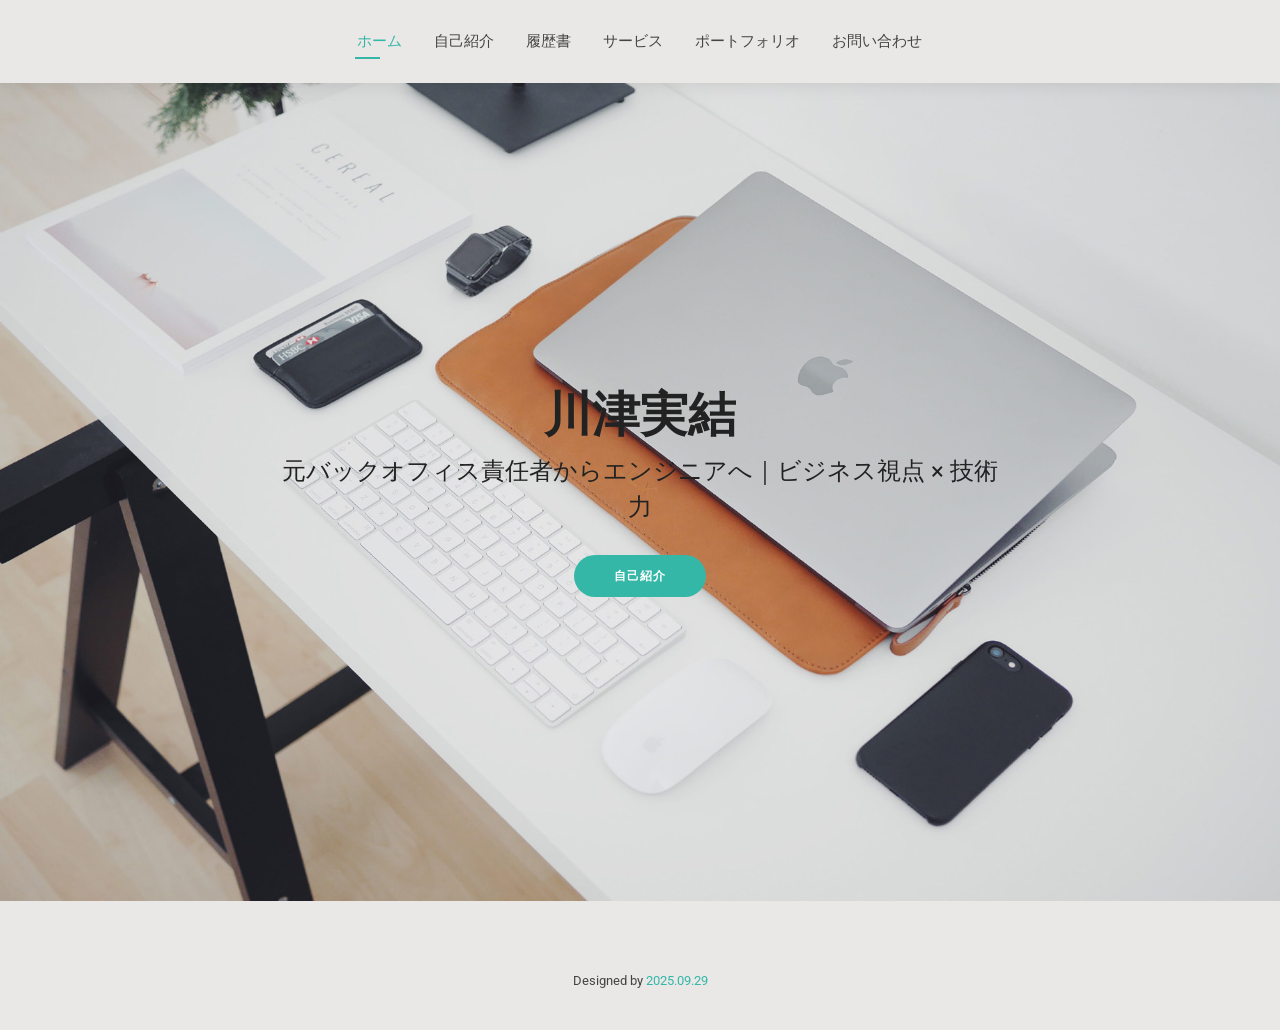
<file: index.html>
<!DOCTYPE html>
<html lang="en">

<head>
  <meta charset="utf-8">
  <meta content="width=device-width, initial-scale=1.0" name="viewport">
  <title>MK-IT</title>
  <meta name="description" content="">
  <meta name="keywords" content="">

  <!-- Favicons -->
  <link href="assets/img/favicon.ico" rel="icon" sizes="any">
  <link href="assets/img/favicon-16x16.png" rel="icon" type="image/png" sizes="16x16">
  <link href="assets/img/favicon-32x32.png" rel="icon" type="image/png" sizes="32x32">
  <link href="assets/img/apple-touch-icon.png" rel="apple-touch-icon">
  <link href="assets/img/site.webmanifest" rel="manifest">

  <!-- Fonts -->
  <link href="https://fonts.googleapis.com" rel="preconnect">
  <link href="https://fonts.gstatic.com" rel="preconnect" crossorigin>
  <link href="https://fonts.googleapis.com/css2?family=Roboto:ital,wght@0,100;0,300;0,400;0,500;0,700;0,900;1,100;1,300;1,400;1,500;1,700;1,900&family=Poppins:ital,wght@0,100;0,200;0,300;0,400;0,500;0,600;0,700;0,800;0,900;1,100;1,200;1,300;1,400;1,500;1,600;1,700;1,800;1,900&family=Raleway:ital,wght@0,100;0,200;0,300;0,400;0,500;0,600;0,700;0,800;0,900;1,100;1,200;1,300;1,400;1,500;1,600;1,700;1,800;1,900&display=swap" rel="stylesheet">

  <!-- Vendor CSS Files -->
  <link href="assets/vendor/bootstrap/css/bootstrap.min.css" rel="stylesheet">
  <link href="assets/vendor/bootstrap-icons/bootstrap-icons.css" rel="stylesheet">
  <link href="assets/vendor/aos/aos.css" rel="stylesheet">
  <link href="assets/vendor/swiper/swiper-bundle.min.css" rel="stylesheet">
  <link href="assets/vendor/glightbox/css/glightbox.min.css" rel="stylesheet">

  <!-- Main CSS File -->
  <link href="assets/css/main.css" rel="stylesheet">

  <!-- =======================================================
  * Template Name: Kelly
  * Template URL: https://bootstrapmade.com/kelly-free-bootstrap-cv-resume-html-template/
  * Updated: Aug 07 2024 with Bootstrap v5.3.3
  * Author: BootstrapMade.com
  * License: https://bootstrapmade.com/license/
  ======================================================== -->
</head>

<body class="index-page">

  <header id="header" class="header d-flex align-items-center light-background sticky-top">
    <div class="container-fluid position-relative d-flex align-items-center justify-content-between">

      <a href="index.html" class="logo d-flex align-items-center me-auto me-xl-0">
        <!-- Uncomment the line below if you also wish to use an image logo -->
        <!-- <img src="assets/img/logo.png" alt=""> -->
        <!-- <h1 class="sitename">川津実結</h1> -->
      </a>

      <nav id="navmenu" class="navmenu">
        <ul>
          <li><a href="index.html" class="active">ホーム</a></li>
          <li><a href="about.html">自己紹介</a></li>
          <li><a href="resume.html">履歴書</a></li>
          <li><a href="services.html">サービス</a></li>
          <li><a href="portfolio.html">ポートフォリオ</a></li>
          <li><a href="contact.html">お問い合わせ</a></li>
        </ul>
        <i class="mobile-nav-toggle d-xl-none bi bi-list"></i>
      </nav>

      <div class="header-social-links">
        <!-- <a href="#" class="twitter"><i class="bi bi-twitter-x"></i></a>
        <a href="#" class="facebook"><i class="bi bi-facebook"></i></a>
        <a href="#" class="instagram"><i class="bi bi-instagram"></i></a>
        <a href="#" class="linkedin"><i class="bi bi-linkedin"></i></a> -->
      </div>
    </div>
  </header>

  <main class="main">

    <!-- Hero Section -->
    <section id="hero" class="hero section">

      <img src="assets/img/hero-bg.jpg" alt="" data-aos="fade-in">

      <div class="container text-center" data-aos="zoom-out" data-aos-delay="100">
        <div class="row justify-content-center">
          <div class="col-lg-8">
            <h2>川津実結</h2>
            <p>元バックオフィス責任者からエンジニアへ｜ビジネス視点 × 技術力</p>
            <a href="about.html" class="btn-get-started">自己紹介</a>
          </div>
        </div>
      </div>

    </section><!-- /Hero Section -->

  </main>

  <footer id="footer" class="footer light-background">

    <div class="container">
      <!-- <div class="copyright text-center ">
        <p>© <span>Copyright</span> <strong class="px-1 sitename">Kelly</strong> <span>All Rights Reserved<br></span></p>
      </div> -->
      <div class="social-links d-flex justify-content-center">
        <!-- <a href=""><i class="bi bi-twitter-x"></i></a>
        <a href=""><i class="bi bi-facebook"></i></a>
        <a href=""><i class="bi bi-instagram"></i></a>
        <a href=""><i class="bi bi-linkedin"></i></a> -->
      </div>
      <div class="credits">
        <!-- All the links in the footer should remain intact. -->
        <!-- You can delete the links only if you've purchased the pro version. -->
        <!-- Licensing information: https://bootstrapmade.com/license/ -->
        <!-- Purchase the pro version with working PHP/AJAX contact form: [buy-url] -->
        Designed by <a href="https://bootstrapmade.com/">2025.09.29</a>
      </div>
    </div>

  </footer>

  <!-- Scroll Top -->
  <a href="#" id="scroll-top" class="scroll-top d-flex align-items-center justify-content-center"><i class="bi bi-arrow-up-short"></i></a>

  <!-- Preloader -->
  <div id="preloader"></div>

  <!-- Vendor JS Files -->
  <script src="assets/vendor/bootstrap/js/bootstrap.bundle.min.js"></script>
  <script src="assets/vendor/php-email-form/validate.js"></script>
  <script src="assets/vendor/aos/aos.js"></script>
  <script src="assets/vendor/waypoints/noframework.waypoints.js"></script>
  <script src="assets/vendor/purecounter/purecounter_vanilla.js"></script>
  <script src="assets/vendor/swiper/swiper-bundle.min.js"></script>
  <script src="assets/vendor/glightbox/js/glightbox.min.js"></script>
  <script src="assets/vendor/imagesloaded/imagesloaded.pkgd.min.js"></script>
  <script src="assets/vendor/isotope-layout/isotope.pkgd.min.js"></script>

  <!-- Main JS File -->
  <script src="assets/js/main.js"></script>

</body>

</html>
</file>
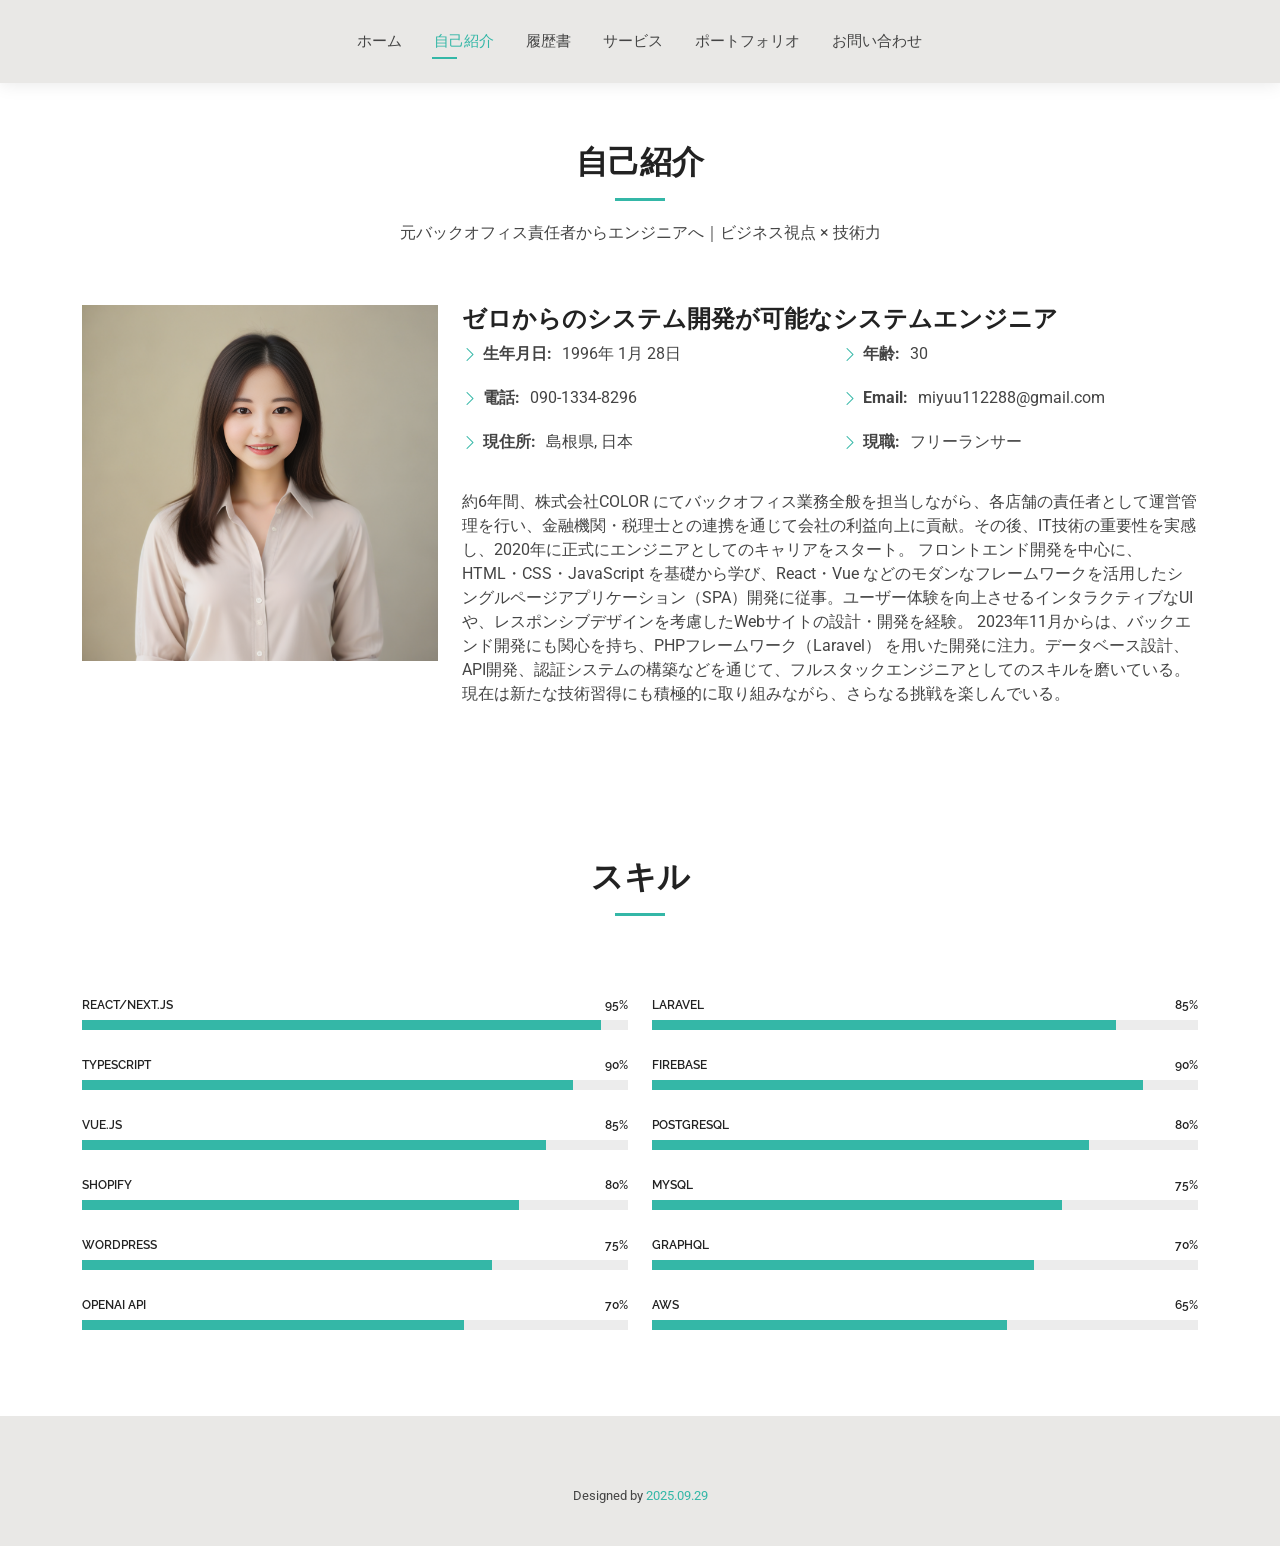
<file: about.html>
<!DOCTYPE html>
<html lang="en">

<head>
  <meta charset="utf-8">
  <meta content="width=device-width, initial-scale=1.0" name="viewport">
  <title>MK-IT</title>
  <meta name="description" content="">
  <meta name="keywords" content="">

  <!-- Favicons -->
  <link href="assets/img/favicon.ico" rel="icon" sizes="any">
  <link href="assets/img/favicon-16x16.png" rel="icon" type="image/png" sizes="16x16">
  <link href="assets/img/favicon-32x32.png" rel="icon" type="image/png" sizes="32x32">
  <link href="assets/img/apple-touch-icon.png" rel="apple-touch-icon">
  <link href="assets/img/site.webmanifest" rel="manifest">

  <!-- Fonts -->
  <link href="https://fonts.googleapis.com" rel="preconnect">
  <link href="https://fonts.gstatic.com" rel="preconnect" crossorigin>
  <link href="https://fonts.googleapis.com/css2?family=Roboto:ital,wght@0,100;0,300;0,400;0,500;0,700;0,900;1,100;1,300;1,400;1,500;1,700;1,900&family=Poppins:ital,wght@0,100;0,200;0,300;0,400;0,500;0,600;0,700;0,800;0,900;1,100;1,200;1,300;1,400;1,500;1,600;1,700;1,800;1,900&family=Raleway:ital,wght@0,100;0,200;0,300;0,400;0,500;0,600;0,700;0,800;0,900;1,100;1,200;1,300;1,400;1,500;1,600;1,700;1,800;1,900&display=swap" rel="stylesheet">

  <!-- Vendor CSS Files -->
  <link href="assets/vendor/bootstrap/css/bootstrap.min.css" rel="stylesheet">
  <link href="assets/vendor/bootstrap-icons/bootstrap-icons.css" rel="stylesheet">
  <link href="assets/vendor/aos/aos.css" rel="stylesheet">
  <link href="assets/vendor/swiper/swiper-bundle.min.css" rel="stylesheet">
  <link href="assets/vendor/glightbox/css/glightbox.min.css" rel="stylesheet">

  <!-- Main CSS File -->
  <link href="assets/css/main.css" rel="stylesheet">

  <!-- =======================================================
  * Template Name: Kelly
  * Template URL: https://bootstrapmade.com/kelly-free-bootstrap-cv-resume-html-template/
  * Updated: Aug 07 2024 with Bootstrap v5.3.3
  * Author: BootstrapMade.com
  * License: https://bootstrapmade.com/license/
  ======================================================== -->
</head>

<body class="about-page">

  <header id="header" class="header d-flex align-items-center light-background sticky-top">
    <div class="container-fluid position-relative d-flex align-items-center justify-content-between">

      <a href="index.html" class="logo d-flex align-items-center me-auto me-xl-0">
        <!-- Uncomment the line below if you also wish to use an image logo -->
        <!-- <img src="assets/img/logo.png" alt=""> -->
        <!-- <h1 class="sitename">Kelly</h1> -->
      </a>

      <nav id="navmenu" class="navmenu">
        <ul>
          <li><a href="index.html">ホーム</a></li>
          <li><a href="about.html" class="active">自己紹介</a></li>
          <li><a href="resume.html">履歴書</a></li>
          <li><a href="services.html">サービス</a></li>
          <li><a href="portfolio.html">ポートフォリオ</a></li>
          <li><a href="contact.html">お問い合わせ</a></li>
        </ul>
        <i class="mobile-nav-toggle d-xl-none bi bi-list"></i>
      </nav>

      <div class="header-social-links">
        <!-- <a href="#" class="twitter"><i class="bi bi-twitter-x"></i></a>
        <a href="#" class="facebook"><i class="bi bi-facebook"></i></a>
        <a href="#" class="instagram"><i class="bi bi-instagram"></i></a>
        <a href="#" class="linkedin"><i class="bi bi-linkedin"></i></a> -->
      </div>

    </div>
  </header>

  <main class="main">

    <!-- About Section -->
    <section id="about" class="about section">

      <!-- Section Title -->
      <div class="container section-title" data-aos="fade-up">
        <h2>自己紹介</h2>
        <p>元バックオフィス責任者からエンジニアへ｜ビジネス視点 × 技術力</p>
      </div><!-- End Section Title -->

      <div class="container" data-aos="fade-up" data-aos-delay="100">

        <div class="row gy-4 justify-content-center">
          <div class="col-lg-4">
            <img src="assets/img/profile-img.jpg" class="img-fluid" alt="">
          </div>
          <div class="col-lg-8 content">
            <h2>ゼロからのシステム開発が可能なシステムエンジニア</h2>
            <div class="row">
              <div class="col-lg-6">
                <ul>
                  <li><i class="bi bi-chevron-right"></i> <strong>生年月日:</strong> <span>1996年 1⽉ 28⽇</span></li>
                  <li><i class="bi bi-chevron-right"></i> <strong>電話:</strong> <span>090-1334-8296</span></li>
                  <li><i class="bi bi-chevron-right"></i> <strong>現住所:</strong> <span>島根県, 日本</span></li>
                </ul>
              </div>
              <div class="col-lg-6">
                <ul>
                  <li><i class="bi bi-chevron-right"></i> <strong>年齢:</strong> <span id="age" data-birth="1996-01-28"></span></li>
                  <li><i class="bi bi-chevron-right"></i> <strong>Email:</strong> <span>miyuu112288@gmail.com</span></li>
                  <li><i class="bi bi-chevron-right"></i> <strong>現職:</strong> <span>フリーランサー</span></li>
                </ul>
              </div>
            </div>
            <p class="py-3">
              約6年間、株式会社COLOR にてバックオフィス業務全般を担当しながら、各店舗の責任者として運営管理を行い、金融機関・税理士との連携を通じて会社の利益向上に貢献。その後、IT技術の重要性を実感し、2020年に正式にエンジニアとしてのキャリアをスタート。

              フロントエンド開発を中心に、HTML・CSS・JavaScript を基礎から学び、React・Vue などのモダンなフレームワークを活用したシングルページアプリケーション（SPA）開発に従事。ユーザー体験を向上させるインタラクティブなUI や、レスポンシブデザインを考慮したWebサイトの設計・開発を経験。

              2023年11月からは、バックエンド開発にも関心を持ち、PHPフレームワーク（Laravel） を用いた開発に注力。データベース設計、API開発、認証システムの構築などを通じて、フルスタックエンジニアとしてのスキルを磨いている。現在は新たな技術習得にも積極的に取り組みながら、さらなる挑戦を楽しんでいる。
            </p>
          </div>
        </div>

      </div>

    </section><!-- /About Section -->

    <!-- Skills Section -->
    <section id="skills" class="skills section">

      <!-- Section Title -->
      <div class="container section-title" data-aos="fade-up">
        <h2>スキル</h2>
      </div><!-- End Section Title -->

      <div class="container" data-aos="fade-up" data-aos-delay="100">

        <div class="row skills-content skills-animation">

          <div class="col-lg-6">

            <div class="progress">
              <span class="skill"><span>React/Next.js</span> <i class="val">95%</i></span>
              <div class="progress-bar-wrap">
                <div class="progress-bar" role="progressbar" aria-valuenow="95" aria-valuemin="0" aria-valuemax="100"></div>
              </div>
            </div><!-- End Skills Item -->

            <div class="progress">
              <span class="skill"><span>TypeScript</span> <i class="val">90%</i></span>
              <div class="progress-bar-wrap">
                <div class="progress-bar" role="progressbar" aria-valuenow="90" aria-valuemin="0" aria-valuemax="100"></div>
              </div>
            </div><!-- End Skills Item -->

            <div class="progress">
              <span class="skill"><span>Vue.js</span> <i class="val">85%</i></span>
              <div class="progress-bar-wrap">
                <div class="progress-bar" role="progressbar" aria-valuenow="85" aria-valuemin="0" aria-valuemax="100"></div>
              </div>
            </div><!-- End Skills Item -->

            <div class="progress">
              <span class="skill"><span>Shopify</span> <i class="val">80%</i></span>
              <div class="progress-bar-wrap">
                <div class="progress-bar" role="progressbar" aria-valuenow="80" aria-valuemin="0" aria-valuemax="100"></div>
              </div>
            </div><!-- End Skills Item -->

            <div class="progress">
              <span class="skill"><span>WordPress</span> <i class="val">75%</i></span>
              <div class="progress-bar-wrap">
                <div class="progress-bar" role="progressbar" aria-valuenow="75" aria-valuemin="0" aria-valuemax="100"></div>
              </div>
            </div><!-- End Skills Item -->

            <div class="progress">
              <span class="skill"><span>OpenAI API</span> <i class="val">70%</i></span>
              <div class="progress-bar-wrap">
                <div class="progress-bar" role="progressbar" aria-valuenow="70" aria-valuemin="0" aria-valuemax="100"></div>
              </div>
            </div><!-- End Skills Item -->

          </div>

          <div class="col-lg-6">

            <div class="progress">
              <span class="skill"><span>Laravel</span> <i class="val">85%</i></span>
              <div class="progress-bar-wrap">
                <div class="progress-bar" role="progressbar" aria-valuenow="85" aria-valuemin="0" aria-valuemax="100"></div>
              </div>
            </div><!-- End Skills Item -->

            <div class="progress">
              <span class="skill"><span>Firebase</span> <i class="val">90%</i></span>
              <div class="progress-bar-wrap">
                <div class="progress-bar" role="progressbar" aria-valuenow="90" aria-valuemin="0" aria-valuemax="100"></div>
              </div>
            </div><!-- End Skills Item -->

            <div class="progress">
              <span class="skill"><span>PostgreSQL</span> <i class="val">80%</i></span>
              <div class="progress-bar-wrap">
                <div class="progress-bar" role="progressbar" aria-valuenow="80" aria-valuemin="0" aria-valuemax="100"></div>
              </div>
            </div><!-- End Skills Item -->

            <div class="progress">
              <span class="skill"><span>MySQL</span> <i class="val">75%</i></span>
              <div class="progress-bar-wrap">
                <div class="progress-bar" role="progressbar" aria-valuenow="75" aria-valuemin="0" aria-valuemax="100"></div>
              </div>
            </div><!-- End Skills Item -->

            <div class="progress">
              <span class="skill"><span>GraphQL</span> <i class="val">70%</i></span>
              <div class="progress-bar-wrap">
                <div class="progress-bar" role="progressbar" aria-valuenow="70" aria-valuemin="0" aria-valuemax="100"></div>
              </div>
            </div><!-- End Skills Item -->

            <div class="progress">
              <span class="skill"><span>AWS</span> <i class="val">65%</i></span>
              <div class="progress-bar-wrap">
                <div class="progress-bar" role="progressbar" aria-valuenow="65" aria-valuemin="0" aria-valuemax="100"></div>
              </div>
            </div><!-- End Skills Item -->

          </div>

        </div>

      </div>

    </section><!-- /Skills Section -->
  </main>

  <footer id="footer" class="footer light-background">

    <div class="container">
      <!-- <div class="copyright text-center ">
        <p>© <span>Copyright</span> <strong class="px-1 sitename">Kelly</strong> <span>All Rights Reserved<br></span></p>
      </div> -->
      <div class="social-links d-flex justify-content-center">
        <!-- <a href=""><i class="bi bi-twitter-x"></i></a>
        <a href=""><i class="bi bi-facebook"></i></a>
        <a href=""><i class="bi bi-instagram"></i></a>
        <a href=""><i class="bi bi-linkedin"></i></a> -->
      </div>
      <div class="credits">
        <!-- All the links in the footer should remain intact. -->
        <!-- You can delete the links only if you've purchased the pro version. -->
        <!-- Licensing information: https://bootstrapmade.com/license/ -->
        <!-- Purchase the pro version with working PHP/AJAX contact form: [buy-url] -->
        Designed by <a href="https://bootstrapmade.com/">2025.09.29</a>
      </div>
    </div>

  </footer>

  <!-- Scroll Top -->
  <a href="#" id="scroll-top" class="scroll-top d-flex align-items-center justify-content-center"><i class="bi bi-arrow-up-short"></i></a>

  <!-- Preloader -->
  <div id="preloader"></div>

  <!-- Vendor JS Files -->
  <script src="assets/vendor/bootstrap/js/bootstrap.bundle.min.js"></script>
  <script src="assets/vendor/php-email-form/validate.js"></script>
  <script src="assets/vendor/aos/aos.js"></script>
  <script src="assets/vendor/waypoints/noframework.waypoints.js"></script>
  <script src="assets/vendor/purecounter/purecounter_vanilla.js"></script>
  <script src="assets/vendor/swiper/swiper-bundle.min.js"></script>
  <script src="assets/vendor/glightbox/js/glightbox.min.js"></script>
  <script src="assets/vendor/imagesloaded/imagesloaded.pkgd.min.js"></script>
  <script src="assets/vendor/isotope-layout/isotope.pkgd.min.js"></script>

  <!-- Main JS File -->
  <script src="assets/js/main.js"></script>

</body>

</html>
</file>
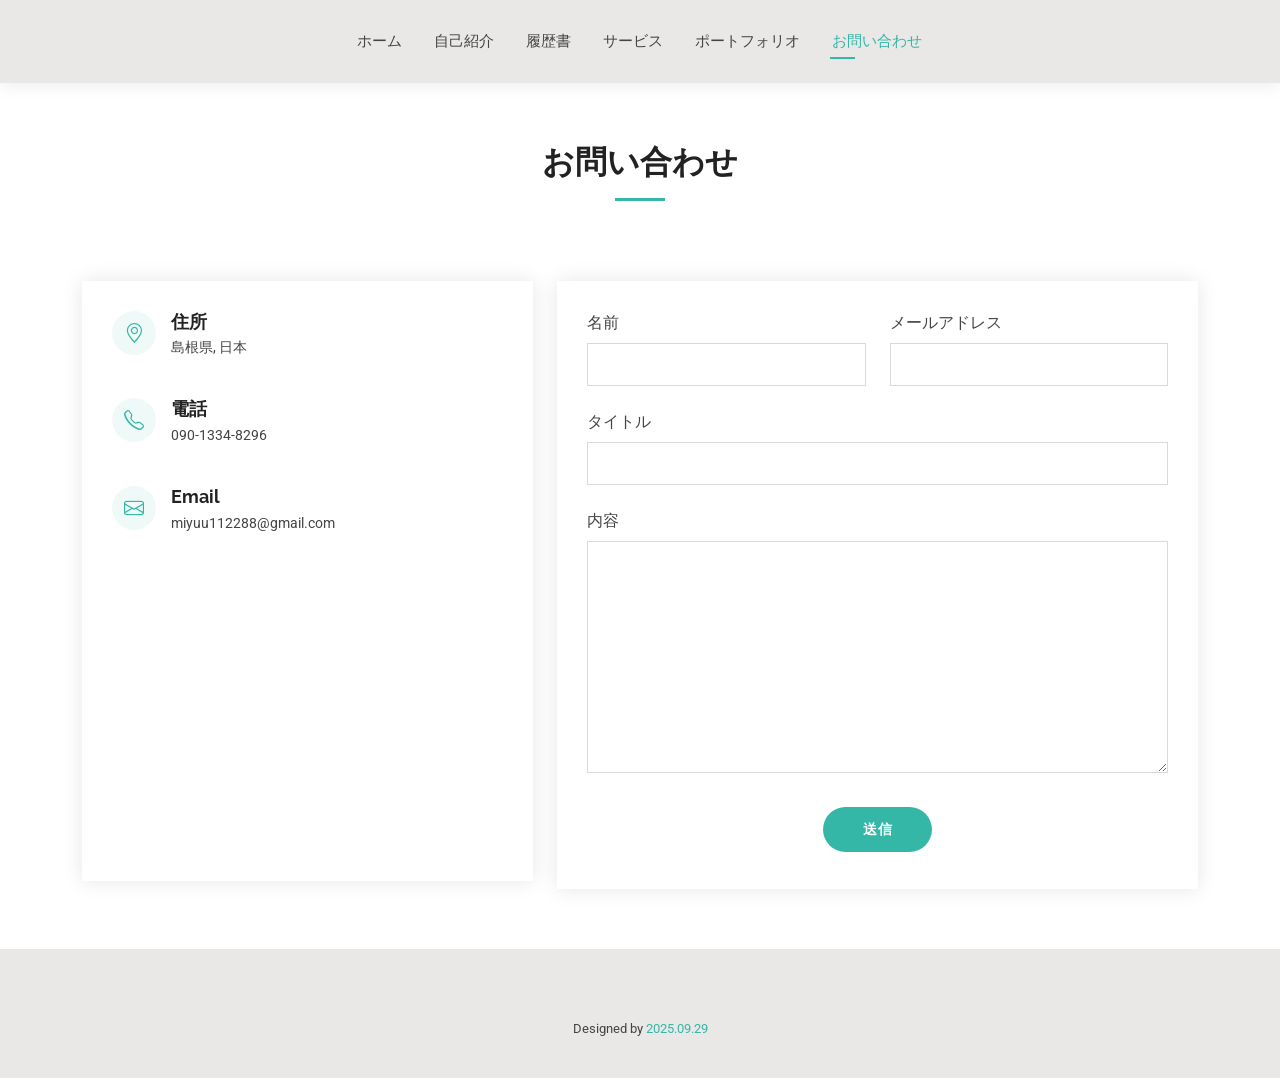
<file: contact.html>
<!DOCTYPE html>
<html lang="en">

<head>
  <meta charset="utf-8">
  <meta content="width=device-width, initial-scale=1.0" name="viewport">
  <title>MK-IT</title>
  <meta name="description" content="">
  <meta name="keywords" content="">

  <!-- Favicons -->
  <link href="assets/img/favicon.ico" rel="icon" sizes="any">
  <link href="assets/img/favicon-16x16.png" rel="icon" type="image/png" sizes="16x16">
  <link href="assets/img/favicon-32x32.png" rel="icon" type="image/png" sizes="32x32">
  <link href="assets/img/apple-touch-icon.png" rel="apple-touch-icon">
  <link href="assets/img/site.webmanifest" rel="manifest">

  <!-- Fonts -->
  <link href="https://fonts.googleapis.com" rel="preconnect">
  <link href="https://fonts.gstatic.com" rel="preconnect" crossorigin>
  <link href="https://fonts.googleapis.com/css2?family=Roboto:ital,wght@0,100;0,300;0,400;0,500;0,700;0,900;1,100;1,300;1,400;1,500;1,700;1,900&family=Poppins:ital,wght@0,100;0,200;0,300;0,400;0,500;0,600;0,700;0,800;0,900;1,100;1,200;1,300;1,400;1,500;1,600;1,700;1,800;1,900&family=Raleway:ital,wght@0,100;0,200;0,300;0,400;0,500;0,600;0,700;0,800;0,900;1,100;1,200;1,300;1,400;1,500;1,600;1,700;1,800;1,900&display=swap" rel="stylesheet">

  <!-- Vendor CSS Files -->
  <link href="assets/vendor/bootstrap/css/bootstrap.min.css" rel="stylesheet">
  <link href="assets/vendor/bootstrap-icons/bootstrap-icons.css" rel="stylesheet">
  <link href="assets/vendor/aos/aos.css" rel="stylesheet">
  <link href="assets/vendor/swiper/swiper-bundle.min.css" rel="stylesheet">
  <link href="assets/vendor/glightbox/css/glightbox.min.css" rel="stylesheet">

  <!-- Main CSS File -->
  <link href="assets/css/main.css" rel="stylesheet">

  <!-- =======================================================
  * Template Name: Kelly
  * Template URL: https://bootstrapmade.com/kelly-free-bootstrap-cv-resume-html-template/
  * Updated: Aug 07 2024 with Bootstrap v5.3.3
  * Author: BootstrapMade.com
  * License: https://bootstrapmade.com/license/
  ======================================================== -->
</head>

<body class="contact-page">

  <header id="header" class="header d-flex align-items-center light-background sticky-top">
    <div class="container-fluid position-relative d-flex align-items-center justify-content-between">

      <a href="index.html" class="logo d-flex align-items-center me-auto me-xl-0">
        <!-- Uncomment the line below if you also wish to use an image logo -->
        <!-- <img src="assets/img/logo.png" alt=""> -->
        <!-- <h1 class="sitename">Kelly</h1> -->
      </a>

      <nav id="navmenu" class="navmenu">
        <ul>
          <li><a href="index.html">ホーム</a></li>
          <li><a href="about.html">自己紹介</a></li>
          <li><a href="resume.html">履歴書</a></li>
          <li><a href="services.html">サービス</a></li>
          <li><a href="portfolio.html">ポートフォリオ</a></li>
          <li><a href="contact.html" class="active">お問い合わせ</a></li>
        </ul>
        <i class="mobile-nav-toggle d-xl-none bi bi-list"></i>
      </nav>

      <div class="header-social-links">
        <!-- <a href="#" class="twitter"><i class="bi bi-twitter-x"></i></a>
        <a href="#" class="facebook"><i class="bi bi-facebook"></i></a>
        <a href="#" class="instagram"><i class="bi bi-instagram"></i></a>
        <a href="#" class="linkedin"><i class="bi bi-linkedin"></i></a> -->
      </div>
    </div>
  </header>

  <main class="main">

    <!-- Contact Section -->
    <section id="contact" class="contact section">

      <!-- Section Title -->
      <div class="container section-title" data-aos="fade-up">
        <h2>お問い合わせ</h2>
        <!-- <p>Necessitatibus eius consequatur ex aliquid fuga eum quidem sint consectetur velit</p> -->
      </div><!-- End Section Title -->

      <div class="container" data-aos="fade-up" data-aos-delay="100">

        <div class="row gy-4">

          <div class="col-lg-5">

            <div class="info-wrap">
              <div class="info-item d-flex" data-aos="fade-up" data-aos-delay="200">
                <i class="bi bi-geo-alt flex-shrink-0"></i>
                <div>
                  <h3>住所</h3>
                  <p>島根県, 日本</p>
                </div>
              </div><!-- End Info Item -->

              <div class="info-item d-flex" data-aos="fade-up" data-aos-delay="300">
                <i class="bi bi-telephone flex-shrink-0"></i>
                <div>
                  <h3>電話</h3>
                  <p>090-1334-8296</p>
                </div>
              </div><!-- End Info Item -->

              <div class="info-item d-flex" data-aos="fade-up" data-aos-delay="400">
                <i class="bi bi-envelope flex-shrink-0"></i>
                <div>
                  <h3>Email</h3>
                  <p>miyuu112288@gmail.com</p>
                </div>
              </div><!-- End Info Item -->

              <iframe src="https://www.google.com/maps/embed?pb=!1m18!1m12!1m3!1d3300.0!2d132.7667!3d35.3667!2m3!1f0!2f0!3f0!3m2!1i1024!2i768!4f13.1!3m3!1m2!1s0x0%3A0x0!2zMzXCsDIyJzAwLjEiTiAxMzLCsDQ2JzAwLjEiRQ!5e0!3m2!1sja!2sjp!4v1234567890123!5m2!1sja!2sjp" frameborder="0" style="border:0; width: 100%; height: 270px;" allowfullscreen="" loading="lazy" referrerpolicy="no-referrer-when-downgrade"></iframe>
            </div>
          </div>

          <div class="col-lg-7">
            <form action="https://api.web3forms.com/submit" method="POST" class="php-email-form">
              <input type="hidden" name="access_key" value="7646cd7d-86b8-41d5-b86e-a2dc9c13e177">
              <div class="row gy-4">

                <div class="col-md-6">
                  <label for="name-field" class="pb-2">名前</label>
                  <input type="text" name="name" class="form-control" required="">
                </div>

                <div class="col-md-6">
                  <label for="email-field" class="pb-2">メールアドレス</label>
                  <input type="email" class="form-control" name="email" required="">
                </div>

                <div class="col-md-12">
                  <label for="subject-field" class="pb-2">タイトル</label>
                  <input type="text" class="form-control" name="title" required="">
                </div>

                <div class="col-md-12">
                  <label for="message-field" class="pb-2">内容</label>
                  <textarea class="form-control" name="message" rows="10" required=""></textarea>
                </div>

                <div class="col-md-12">
                  <div class="contact-form-actions">
                    <div class="loading">送信中...</div>
                    <div class="error-message"></div>
                    <div class="sent-message">お問い合わせありがとうございます。メッセージを送信しました。</div>
                    <button type="submit">送信</button>
                  </div>
                </div>

              </div>
            </form>
          </div><!-- End Contact Form -->

        </div>

      </div>

    </section><!-- /Contact Section -->

  </main>

  <footer id="footer" class="footer light-background">

    <div class="container">
      <!-- <div class="copyright text-center ">
        <p>© <span>Copyright</span> <strong class="px-1 sitename">Kelly</strong> <span>All Rights Reserved<br></span></p>
      </div> -->
      <div class="social-links d-flex justify-content-center">
        <!-- <a href=""><i class="bi bi-twitter-x"></i></a>
        <a href=""><i class="bi bi-facebook"></i></a>
        <a href=""><i class="bi bi-instagram"></i></a>
        <a href=""><i class="bi bi-linkedin"></i></a> -->
      </div>
      <div class="credits">
        <!-- All the links in the footer should remain intact. -->
        <!-- You can delete the links only if you've purchased the pro version. -->
        <!-- Licensing information: https://bootstrapmade.com/license/ -->
        <!-- Purchase the pro version with working PHP/AJAX contact form: [buy-url] -->
        Designed by <a href="https://bootstrapmade.com/">2025.09.29</a>
      </div>
    </div>

  </footer>

  <!-- Scroll Top -->
  <a href="#" id="scroll-top" class="scroll-top d-flex align-items-center justify-content-center"><i class="bi bi-arrow-up-short"></i></a>

  <!-- Preloader -->
  <div id="preloader"></div>

  <!-- Vendor JS Files -->
  <script src="assets/vendor/bootstrap/js/bootstrap.bundle.min.js"></script>
  <script src="assets/vendor/aos/aos.js"></script>
  <script src="assets/vendor/waypoints/noframework.waypoints.js"></script>
  <script src="assets/vendor/purecounter/purecounter_vanilla.js"></script>
  <script src="assets/vendor/swiper/swiper-bundle.min.js"></script>
  <script src="assets/vendor/glightbox/js/glightbox.min.js"></script>
  <script src="assets/vendor/imagesloaded/imagesloaded.pkgd.min.js"></script>
  <script src="assets/vendor/isotope-layout/isotope.pkgd.min.js"></script>

  <!-- Main JS File -->
  <script src="assets/js/main.js"></script>

</body>

</html>
</file>
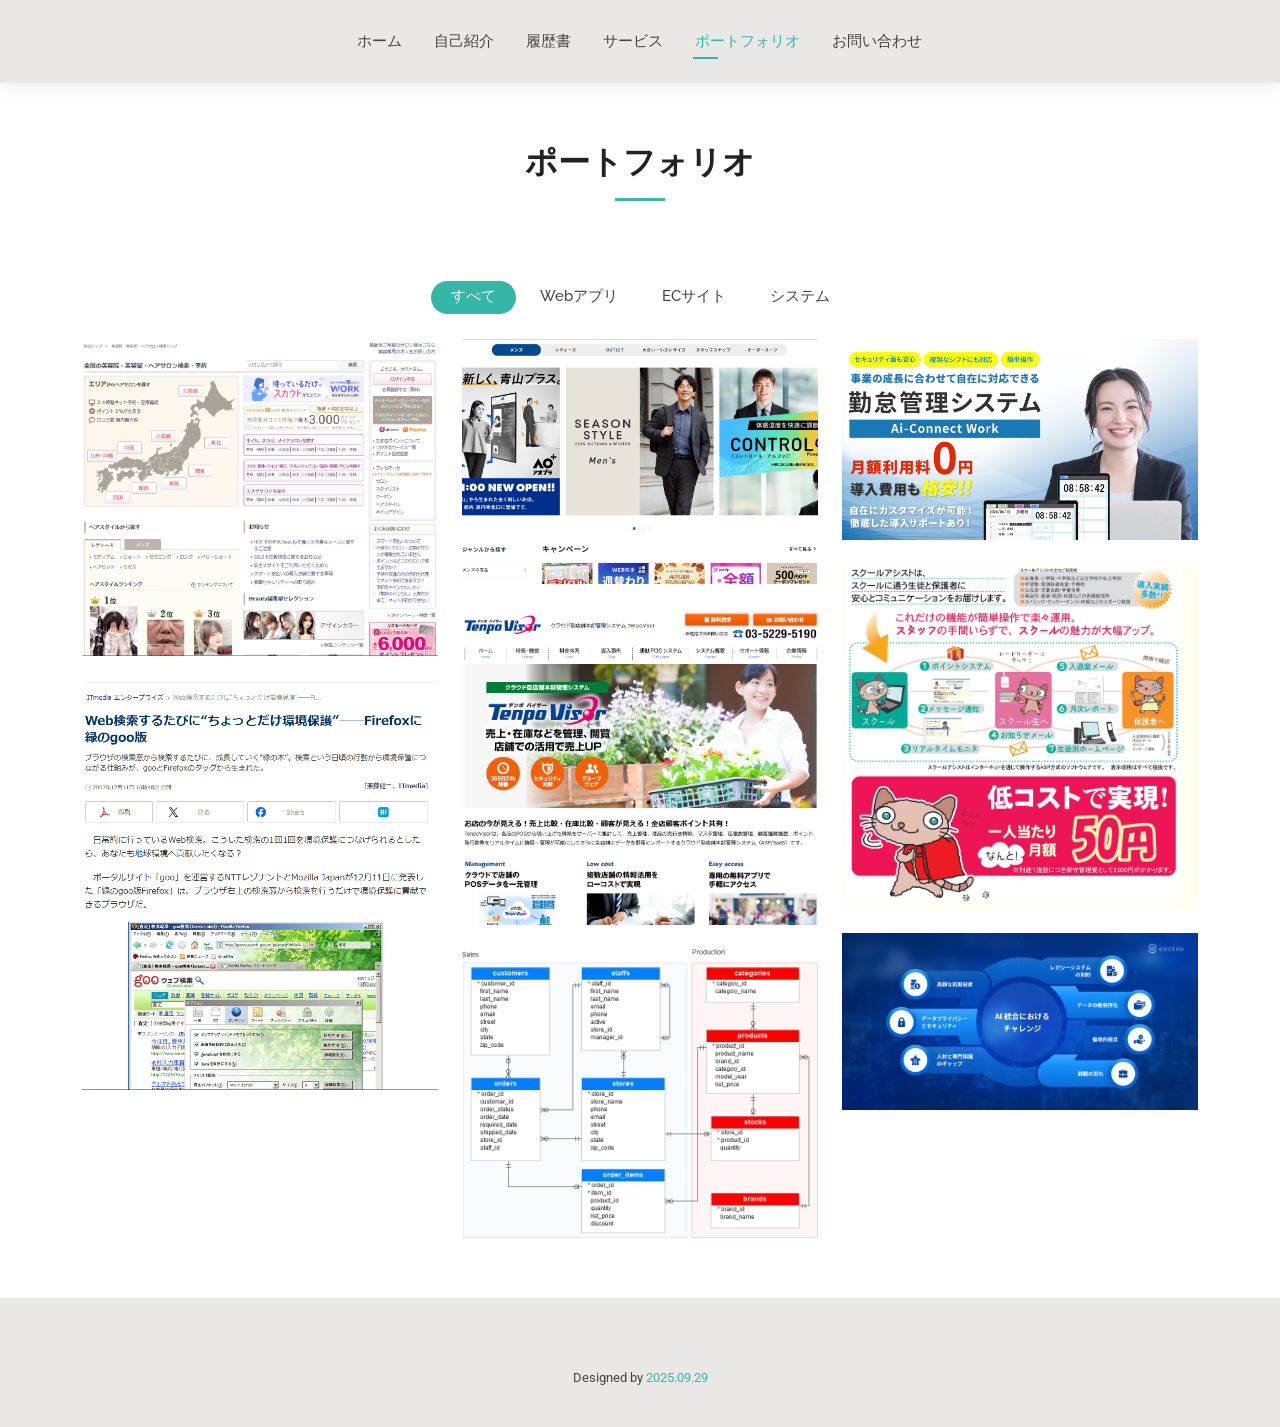
<file: portfolio.html>
<!DOCTYPE html>
<html lang="en">

<head>
  <meta charset="utf-8">
  <meta content="width=device-width, initial-scale=1.0" name="viewport">
  <title>MK-IT</title>
  <meta name="description" content="">
  <meta name="keywords" content="">

  <!-- Favicons -->
  <link href="assets/img/favicon.ico" rel="icon" sizes="any">
  <link href="assets/img/favicon-16x16.png" rel="icon" type="image/png" sizes="16x16">
  <link href="assets/img/favicon-32x32.png" rel="icon" type="image/png" sizes="32x32">
  <link href="assets/img/apple-touch-icon.png" rel="apple-touch-icon">
  <link href="assets/img/site.webmanifest" rel="manifest">

  <!-- Fonts -->
  <link href="https://fonts.googleapis.com" rel="preconnect">
  <link href="https://fonts.gstatic.com" rel="preconnect" crossorigin>
  <link href="https://fonts.googleapis.com/css2?family=Roboto:ital,wght@0,100;0,300;0,400;0,500;0,700;0,900;1,100;1,300;1,400;1,500;1,700;1,900&family=Poppins:ital,wght@0,100;0,200;0,300;0,400;0,500;0,600;0,700;0,800;0,900;1,100;1,200;1,300;1,400;1,500;1,600;1,700;1,800;1,900&family=Raleway:ital,wght@0,100;0,200;0,300;0,400;0,500;0,600;0,700;0,800;0,900;1,100;1,200;1,300;1,400;1,500;1,600;1,700;1,800;1,900&display=swap" rel="stylesheet">

  <!-- Vendor CSS Files -->
  <link href="assets/vendor/bootstrap/css/bootstrap.min.css" rel="stylesheet">
  <link href="assets/vendor/bootstrap-icons/bootstrap-icons.css" rel="stylesheet">
  <link href="assets/vendor/aos/aos.css" rel="stylesheet">
  <link href="assets/vendor/swiper/swiper-bundle.min.css" rel="stylesheet">
  <link href="assets/vendor/glightbox/css/glightbox.min.css" rel="stylesheet">

  <!-- Main CSS File -->
  <link href="assets/css/main.css" rel="stylesheet">

  <!-- =======================================================
  * Template Name: Kelly
  * Template URL: https://bootstrapmade.com/kelly-free-bootstrap-cv-resume-html-template/
  * Updated: Aug 07 2024 with Bootstrap v5.3.3
  * Author: BootstrapMade.com
  * License: https://bootstrapmade.com/license/
  ======================================================== -->
</head>

<body class="portfolio-page">

  <header id="header" class="header d-flex align-items-center light-background sticky-top">
    <div class="container-fluid position-relative d-flex align-items-center justify-content-between">

      <a href="index.html" class="logo d-flex align-items-center me-auto me-xl-0">
        <!-- Uncomment the line below if you also wish to use an image logo -->
        <!-- <img src="assets/img/logo.png" alt=""> -->
        <!-- <h1 class="sitename">Kelly</h1> -->
      </a>

      <nav id="navmenu" class="navmenu">
        <ul>
          <li><a href="index.html">ホーム</a></li>
          <li><a href="about.html">自己紹介</a></li>
          <li><a href="resume.html">履歴書</a></li>
          <li><a href="services.html">サービス</a></li>
          <li><a href="portfolio.html" class="active">ポートフォリオ</a></li>
          <li><a href="contact.html">お問い合わせ</a></li>
        </ul>
        <i class="mobile-nav-toggle d-xl-none bi bi-list"></i>
      </nav>

      <div class="header-social-links">
        <!-- <a href="#" class="twitter"><i class="bi bi-twitter-x"></i></a>
        <a href="#" class="facebook"><i class="bi bi-facebook"></i></a>
        <a href="#" class="instagram"><i class="bi bi-instagram"></i></a>
        <a href="#" class="linkedin"><i class="bi bi-linkedin"></i></a> -->
      </div>

    </div>
  </header>

  <main class="main">

    <!-- Portfolio Section -->
    <section id="portfolio" class="portfolio section">

      <!-- Section Title -->
      <div class="container section-title" data-aos="fade-up">
        <h2>ポートフォリオ</h2>
        <!-- <p>Necessitatibus eius consequatur ex aliquid fuga eum quidem sint consectetur velit</p> -->
      </div><!-- End Section Title -->

      <div class="container">

        <div class="isotope-layout" data-default-filter="*" data-layout="masonry" data-sort="original-order">

          <ul class="portfolio-filters isotope-filters" data-aos="fade-up" data-aos-delay="100">
            <li data-filter="*" class="filter-active">すべて</li>
            <li data-filter=".filter-webapp">Webアプリ</li>
            <li data-filter=".filter-ec">ECサイト</li>
            <li data-filter=".filter-system">システム</li>
          </ul><!-- End Portfolio Filters -->

          <div class="row gy-4 isotope-container" data-aos="fade-up" data-aos-delay="200">

            <div class="col-lg-4 col-md-6 portfolio-item isotope-item filter-webapp">
              <img src="assets/img/masonry-portfolio/masonry-portfolio-1.jpg" class="img-fluid" alt="">
              <div class="portfolio-info">
                <h4>美容サロン集客システム</h4>
                <p>Next.js/TypeScript</p>
                <a href="assets/img/masonry-portfolio/masonry-portfolio-1.jpg" title="美容サロン集客システム" data-gallery="portfolio-gallery-webapp" class="glightbox preview-link"><i class="bi bi-zoom-in"></i></a>
                <!-- <a href="portfolio-details.html" title="More Details" class="details-link"><i class="bi bi-link-45deg"></i></a> -->
              </div>
            </div><!-- End Portfolio Item -->

            <div class="col-lg-4 col-md-6 portfolio-item isotope-item filter-ec">
              <img src="assets/img/masonry-portfolio/masonry-portfolio-2.jpg" class="img-fluid" alt="">
              <div class="portfolio-info">
                <h4>ECサイト（衣類販売）</h4>
                <p>Shopify/React</p>
                <a href="assets/img/masonry-portfolio/masonry-portfolio-2.jpg" title="ECサイト（衣類販売）" data-gallery="portfolio-gallery-ec" class="glightbox preview-link"><i class="bi bi-zoom-in"></i></a>
                <!-- <a href="portfolio-details.html" title="More Details" class="details-link"><i class="bi bi-link-45deg"></i></a> -->
              </div>
            </div><!-- End Portfolio Item -->

            <div class="col-lg-4 col-md-6 portfolio-item isotope-item filter-system">
              <img src="assets/img/masonry-portfolio/masonry-portfolio-3.jpg" class="img-fluid" alt="">
              <div class="portfolio-info">
                <h4>勤務管理システム</h4>
                <p>Laravel/Vue.js</p>
                <a href="assets/img/masonry-portfolio/masonry-portfolio-3.jpg" title="勤務管理システム" data-gallery="portfolio-gallery-system" class="glightbox preview-link"><i class="bi bi-zoom-in"></i></a>
                <!-- <a href="portfolio-details.html" title="More Details" class="details-link"><i class="bi bi-link-45deg"></i></a> -->
              </div>
            </div><!-- End Portfolio Item -->

            <div class="col-lg-4 col-md-6 portfolio-item isotope-item filter-webapp">
              <img src="assets/img/masonry-portfolio/masonry-portfolio-4.jpg" class="img-fluid" alt="">
              <div class="portfolio-info">
                <h4>スクール管理システム</h4>
                <p>React/Next.js</p>
                <a href="assets/img/masonry-portfolio/masonry-portfolio-4.jpg" title="スクール管理システム" data-gallery="portfolio-gallery-webapp" class="glightbox preview-link"><i class="bi bi-zoom-in"></i></a>
                <!-- <a href="portfolio-details.html" title="More Details" class="details-link"><i class="bi bi-link-45deg"></i></a> -->
              </div>
            </div><!-- End Portfolio Item -->

            <div class="col-lg-4 col-md-6 portfolio-item isotope-item filter-system">
              <img src="assets/img/masonry-portfolio/masonry-portfolio-5.jpg" class="img-fluid" alt="">
              <div class="portfolio-info">
                <h4>店舗管理システム</h4>
                <p>React/TypeScript</p>
                <a href="assets/img/masonry-portfolio/masonry-portfolio-5.jpg" title="店舗管理システム" data-gallery="portfolio-gallery-system" class="glightbox preview-link"><i class="bi bi-zoom-in"></i></a>
                <!-- <a href="portfolio-details.html" title="More Details" class="details-link"><i class="bi bi-link-45deg"></i></a> -->
              </div>
            </div><!-- End Portfolio Item -->

            <div class="col-lg-4 col-md-6 portfolio-item isotope-item filter-webapp">
              <img src="assets/img/masonry-portfolio/masonry-portfolio-6.jpg" class="img-fluid" alt="">
              <div class="portfolio-info">
                <h4>環境保護Webメディア</h4>
                <p>WordPress</p>
                <a href="assets/img/masonry-portfolio/masonry-portfolio-6.jpg" title="環境保護Webメディア" data-gallery="portfolio-gallery-webapp" class="glightbox preview-link"><i class="bi bi-zoom-in"></i></a>
                <!-- <a href="portfolio-details.html" title="More Details" class="details-link"><i class="bi bi-link-45deg"></i></a> -->
              </div>
            </div><!-- End Portfolio Item -->

            <div class="col-lg-4 col-md-6 portfolio-item isotope-item filter-system">
              <img src="assets/img/masonry-portfolio/masonry-portfolio-7.jpg" class="img-fluid" alt="">
              <div class="portfolio-info">
                <h4>AI統合システム</h4>
                <p>OpenAI API</p>
                <a href="assets/img/masonry-portfolio/masonry-portfolio-7.jpg" title="AI統合システム" data-gallery="portfolio-gallery-system" class="glightbox preview-link"><i class="bi bi-zoom-in"></i></a>
                <!-- <a href="portfolio-details.html" title="More Details" class="details-link"><i class="bi bi-link-45deg"></i></a> -->
              </div>
            </div><!-- End Portfolio Item -->

            <div class="col-lg-4 col-md-6 portfolio-item isotope-item filter-webapp">
              <img src="assets/img/masonry-portfolio/masonry-portfolio-8.jpg" class="img-fluid" alt="">
              <div class="portfolio-info">
                <h4>データベース設計</h4>
                <p>PostgreSQL/Firebase</p>
                <a href="assets/img/masonry-portfolio/masonry-portfolio-8.jpg" title="データベース設計" data-gallery="portfolio-gallery-webapp" class="glightbox preview-link"><i class="bi bi-zoom-in"></i></a>
                <!-- <a href="portfolio-details.html" title="More Details" class="details-link"><i class="bi bi-link-45deg"></i></a> -->
              </div>
            </div><!-- End Portfolio Item -->

          </div><!-- End Portfolio Container -->

        </div>

      </div>

    </section><!-- /Portfolio Section -->

  </main>

  <footer id="footer" class="footer light-background">

    <div class="container">
      <!-- <div class="copyright text-center ">
        <p>© <span>Copyright</span> <strong class="px-1 sitename">Kelly</strong> <span>All Rights Reserved<br></span></p>
      </div> -->
      <div class="social-links d-flex justify-content-center">
        <!-- <a href=""><i class="bi bi-twitter-x"></i></a>
        <a href=""><i class="bi bi-facebook"></i></a>
        <a href=""><i class="bi bi-instagram"></i></a>
        <a href=""><i class="bi bi-linkedin"></i></a> -->
      </div>
      <div class="credits">
        <!-- All the links in the footer should remain intact. -->
        <!-- You can delete the links only if you've purchased the pro version. -->
        <!-- Licensing information: https://bootstrapmade.com/license/ -->
        <!-- Purchase the pro version with working PHP/AJAX contact form: [buy-url] -->
        Designed by <a href="https://bootstrapmade.com/">2025.09.29</a>
      </div>
    </div>

  </footer>

  <!-- Scroll Top -->
  <a href="#" id="scroll-top" class="scroll-top d-flex align-items-center justify-content-center"><i class="bi bi-arrow-up-short"></i></a>

  <!-- Preloader -->
  <div id="preloader"></div>

  <!-- Vendor JS Files -->
  <script src="assets/vendor/bootstrap/js/bootstrap.bundle.min.js"></script>
  <script src="assets/vendor/php-email-form/validate.js"></script>
  <script src="assets/vendor/aos/aos.js"></script>
  <script src="assets/vendor/waypoints/noframework.waypoints.js"></script>
  <script src="assets/vendor/purecounter/purecounter_vanilla.js"></script>
  <script src="assets/vendor/swiper/swiper-bundle.min.js"></script>
  <script src="assets/vendor/glightbox/js/glightbox.min.js"></script>
  <script src="assets/vendor/imagesloaded/imagesloaded.pkgd.min.js"></script>
  <script src="assets/vendor/isotope-layout/isotope.pkgd.min.js"></script>

  <!-- Main JS File -->
  <script src="assets/js/main.js"></script>

</body>

</html>
</file>
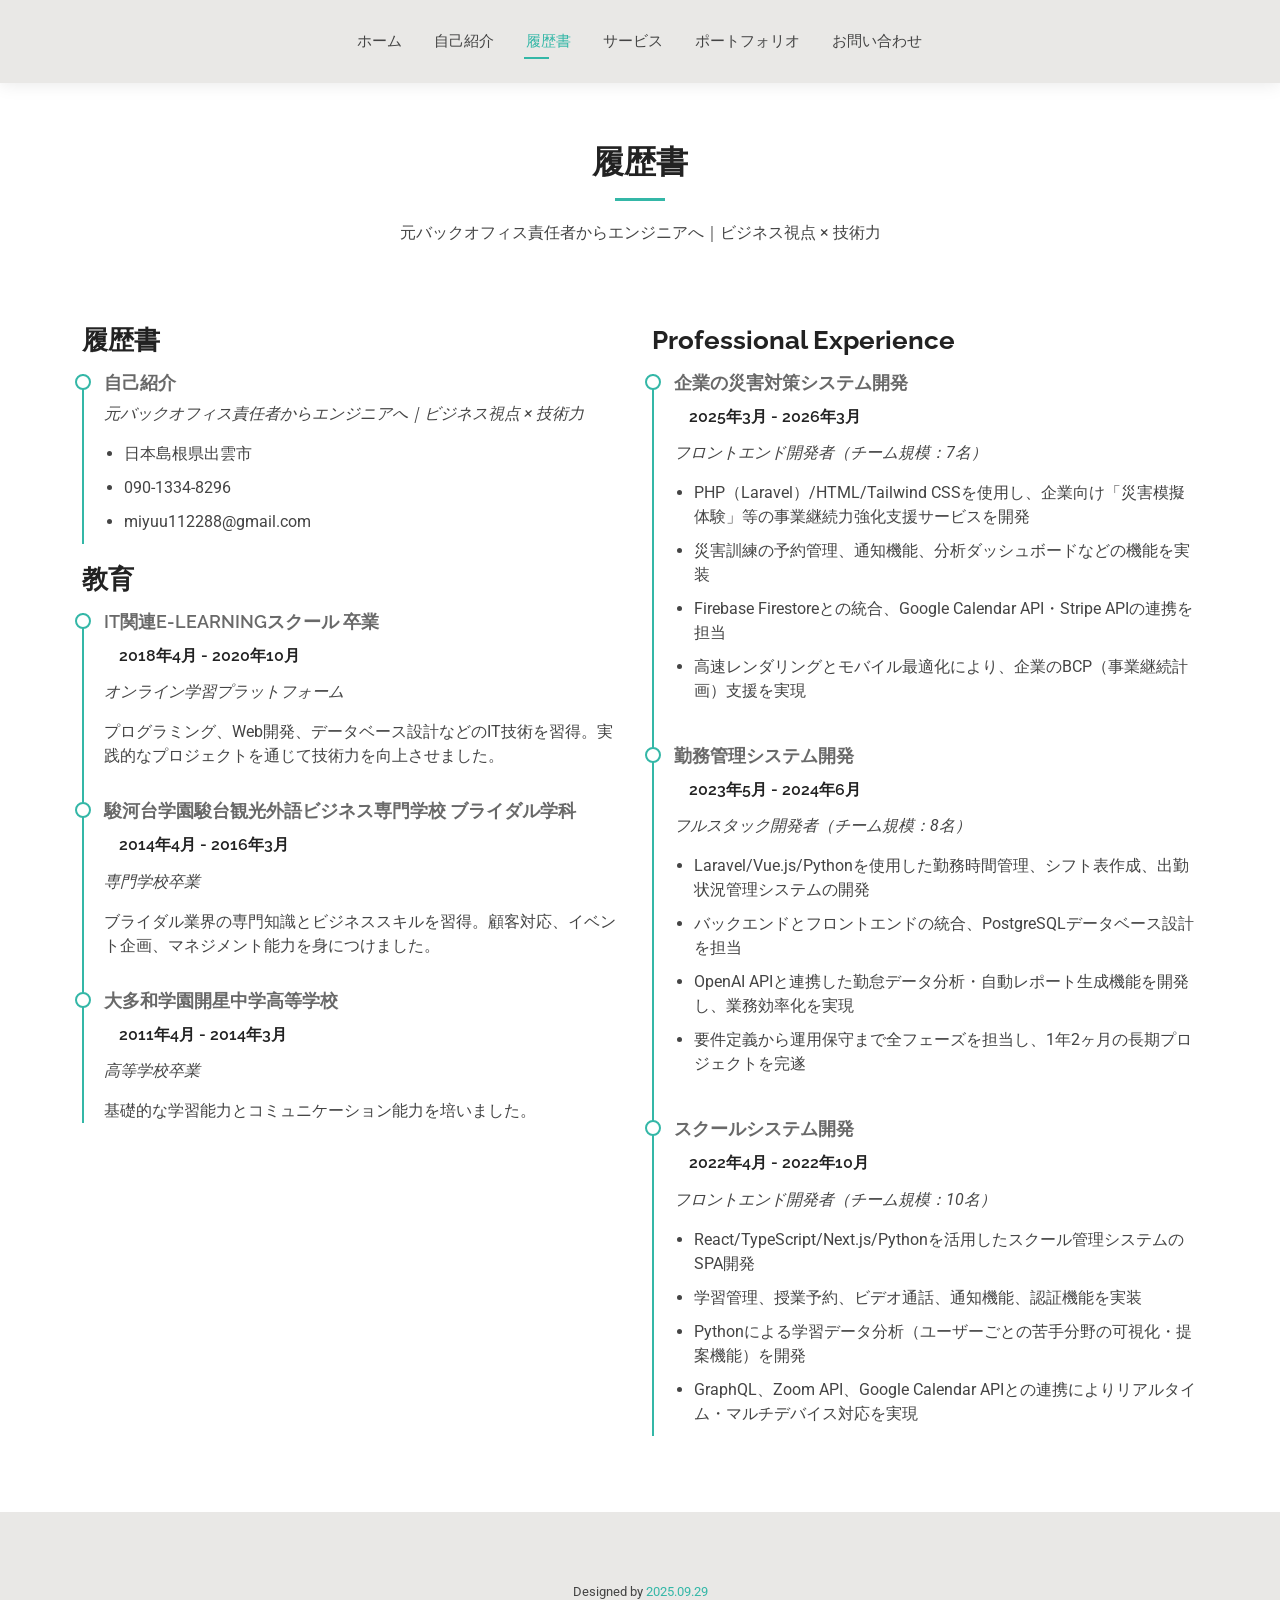
<file: resume.html>
<!DOCTYPE html>
<html lang="en">

<head>
  <meta charset="utf-8">
  <meta content="width=device-width, initial-scale=1.0" name="viewport">
  <title>MK-IT</title>
  <meta name="description" content="">
  <meta name="keywords" content="">

  <!-- Favicons -->
  <link href="assets/img/favicon.ico" rel="icon" sizes="any">
  <link href="assets/img/favicon-16x16.png" rel="icon" type="image/png" sizes="16x16">
  <link href="assets/img/favicon-32x32.png" rel="icon" type="image/png" sizes="32x32">
  <link href="assets/img/apple-touch-icon.png" rel="apple-touch-icon">
  <link href="assets/img/site.webmanifest" rel="manifest">

  <!-- Fonts -->
  <link href="https://fonts.googleapis.com" rel="preconnect">
  <link href="https://fonts.gstatic.com" rel="preconnect" crossorigin>
  <link href="https://fonts.googleapis.com/css2?family=Roboto:ital,wght@0,100;0,300;0,400;0,500;0,700;0,900;1,100;1,300;1,400;1,500;1,700;1,900&family=Poppins:ital,wght@0,100;0,200;0,300;0,400;0,500;0,600;0,700;0,800;0,900;1,100;1,200;1,300;1,400;1,500;1,600;1,700;1,800;1,900&family=Raleway:ital,wght@0,100;0,200;0,300;0,400;0,500;0,600;0,700;0,800;0,900;1,100;1,200;1,300;1,400;1,500;1,600;1,700;1,800;1,900&display=swap" rel="stylesheet">

  <!-- Vendor CSS Files -->
  <link href="assets/vendor/bootstrap/css/bootstrap.min.css" rel="stylesheet">
  <link href="assets/vendor/bootstrap-icons/bootstrap-icons.css" rel="stylesheet">
  <link href="assets/vendor/aos/aos.css" rel="stylesheet">
  <link href="assets/vendor/swiper/swiper-bundle.min.css" rel="stylesheet">
  <link href="assets/vendor/glightbox/css/glightbox.min.css" rel="stylesheet">

  <!-- Main CSS File -->
  <link href="assets/css/main.css" rel="stylesheet">

  <!-- =======================================================
  * Template Name: Kelly
  * Template URL: https://bootstrapmade.com/kelly-free-bootstrap-cv-resume-html-template/
  * Updated: Aug 07 2024 with Bootstrap v5.3.3
  * Author: BootstrapMade.com
  * License: https://bootstrapmade.com/license/
  ======================================================== -->
</head>

<body class="resume-page">

  <header id="header" class="header d-flex align-items-center light-background sticky-top">
    <div class="container-fluid position-relative d-flex align-items-center justify-content-between">

      <a href="index.html" class="logo d-flex align-items-center me-auto me-xl-0">
        <!-- Uncomment the line below if you also wish to use an image logo -->
        <!-- <img src="assets/img/logo.png" alt=""> -->
        <!-- <h1 class="sitename">Kelly</h1> -->
      </a>

      <nav id="navmenu" class="navmenu">
        <ul>
          <li><a href="index.html">ホーム</a></li>
          <li><a href="about.html">自己紹介</a></li>
          <li><a href="resume.html" class="active">履歴書</a></li>
          <li><a href="services.html">サービス</a></li>
          <li><a href="portfolio.html">ポートフォリオ</a></li>
          <li><a href="contact.html">お問い合わせ</a></li>
        </ul>
        <i class="mobile-nav-toggle d-xl-none bi bi-list"></i>
      </nav>

      <div class="header-social-links">
        <!-- <a href="#" class="twitter"><i class="bi bi-twitter-x"></i></a>
        <a href="#" class="facebook"><i class="bi bi-facebook"></i></a>
        <a href="#" class="instagram"><i class="bi bi-instagram"></i></a>
        <a href="#" class="linkedin"><i class="bi bi-linkedin"></i></a> -->
      </div>

    </div>
  </header>

  <main class="main">

    <!-- Resume Section -->
    <section id="resume" class="resume section">

      <!-- Section Title -->
      <div class="container section-title" data-aos="fade-up">
        <h2>履歴書</h2>
        <p>元バックオフィス責任者からエンジニアへ｜ビジネス視点 × 技術力</p>
      </div><!-- End Section Title -->

      <div class="container">

        <div class="row">

          <div class="col-lg-6" data-aos="fade-up" data-aos-delay="100">
            <h3 class="resume-title">履歴書</h3>

            <div class="resume-item pb-0">
              <h4>自己紹介</h4>
              <p><em>元バックオフィス責任者からエンジニアへ｜ビジネス視点 × 技術力</em></p>
              <ul>
                <li>日本島根県出雲市</li>
                <li>090-1334-8296</li>
                <li>miyuu112288@gmail.com</li>
              </ul>
            </div><!-- Edn Resume Item -->

            <h3 class="resume-title">教育</h3>
            <div class="resume-item">
              <h4>IT関連e-learningスクール 卒業</h4>
              <h5>2018年4月 - 2020年10月</h5>
              <p><em>オンライン学習プラットフォーム</em></p>
              <p>プログラミング、Web開発、データベース設計などのIT技術を習得。実践的なプロジェクトを通じて技術力を向上させました。</p>
            </div><!-- Edn Resume Item -->

            <div class="resume-item">
              <h4>駿河台学園駿台観光外語ビジネス専門学校 ブライダル学科</h4>
              <h5>2014年4月 - 2016年3月</h5>
              <p><em>専門学校卒業</em></p>
              <p>ブライダル業界の専門知識とビジネススキルを習得。顧客対応、イベント企画、マネジメント能力を身につけました。</p>
            </div><!-- Edn Resume Item -->

            <div class="resume-item">
              <h4>大多和学園開星中学高等学校</h4>
              <h5>2011年4月 - 2014年3月</h5>
              <p><em>高等学校卒業</em></p>
              <p>基礎的な学習能力とコミュニケーション能力を培いました。</p>
            </div><!-- Edn Resume Item -->

          </div>

          <div class="col-lg-6" data-aos="fade-up" data-aos-delay="200">
            <h3 class="resume-title">Professional Experience</h3>
            <div class="resume-item">
              <h4>企業の災害対策システム開発</h4>
              <h5>2025年3月 - 2026年3月</h5>
              <p><em>フロントエンド開発者（チーム規模：7名）</em></p>
              <ul>
                <li>PHP（Laravel）/HTML/Tailwind CSSを使用し、企業向け「災害模擬体験」等の事業継続力強化支援サービスを開発</li>
                <li>災害訓練の予約管理、通知機能、分析ダッシュボードなどの機能を実装</li>
                <li>Firebase Firestoreとの統合、Google Calendar API・Stripe APIの連携を担当</li>
                <li>高速レンダリングとモバイル最適化により、企業のBCP（事業継続計画）支援を実現</li>
              </ul>
            </div><!-- Edn Resume Item -->

            <div class="resume-item">
              <h4>勤務管理システム開発</h4>
              <h5>2023年5月 - 2024年6月</h5>
              <p><em>フルスタック開発者（チーム規模：8名）</em></p>
              <ul>
                <li>Laravel/Vue.js/Pythonを使用した勤務時間管理、シフト表作成、出勤状況管理システムの開発</li>
                <li>バックエンドとフロントエンドの統合、PostgreSQLデータベース設計を担当</li>
                <li>OpenAI APIと連携した勤怠データ分析・自動レポート生成機能を開発し、業務効率化を実現</li>
                <li>要件定義から運用保守まで全フェーズを担当し、1年2ヶ月の長期プロジェクトを完遂</li>
              </ul>
            </div><!-- Edn Resume Item -->

            <div class="resume-item">
              <h4>スクールシステム開発</h4>
              <h5>2022年4月 - 2022年10月</h5>
              <p><em>フロントエンド開発者（チーム規模：10名）</em></p>
              <ul>
                <li>React/TypeScript/Next.js/Pythonを活用したスクール管理システムのSPA開発</li>
                <li>学習管理、授業予約、ビデオ通話、通知機能、認証機能を実装</li>
                <li>Pythonによる学習データ分析（ユーザーごとの苦手分野の可視化・提案機能）を開発</li>
                <li>GraphQL、Zoom API、Google Calendar APIとの連携によりリアルタイム・マルチデバイス対応を実現</li>
              </ul>
            </div><!-- Edn Resume Item -->

          </div>

        </div>

      </div>

    </section><!-- /Resume Section -->

  </main>

  <footer id="footer" class="footer light-background">

    <div class="container">
      <!-- <div class="copyright text-center ">
        <p>© <span>Copyright</span> <strong class="px-1 sitename">Kelly</strong> <span>All Rights Reserved<br></span></p>
      </div> -->
      <div class="social-links d-flex justify-content-center">
        <!-- <a href=""><i class="bi bi-twitter-x"></i></a>
        <a href=""><i class="bi bi-facebook"></i></a>
        <a href=""><i class="bi bi-instagram"></i></a>
        <a href=""><i class="bi bi-linkedin"></i></a> -->
      </div>
      <div class="credits">
        <!-- All the links in the footer should remain intact. -->
        <!-- You can delete the links only if you've purchased the pro version. -->
        <!-- Licensing information: https://bootstrapmade.com/license/ -->
        <!-- Purchase the pro version with working PHP/AJAX contact form: [buy-url] -->
        Designed by <a href="https://bootstrapmade.com/">2025.09.29</a>
      </div>
    </div>

  </footer>

  <!-- Scroll Top -->
  <a href="#" id="scroll-top" class="scroll-top d-flex align-items-center justify-content-center"><i class="bi bi-arrow-up-short"></i></a>

  <!-- Preloader -->
  <div id="preloader"></div>

  <!-- Vendor JS Files -->
  <script src="assets/vendor/bootstrap/js/bootstrap.bundle.min.js"></script>
  <script src="assets/vendor/php-email-form/validate.js"></script>
  <script src="assets/vendor/aos/aos.js"></script>
  <script src="assets/vendor/waypoints/noframework.waypoints.js"></script>
  <script src="assets/vendor/purecounter/purecounter_vanilla.js"></script>
  <script src="assets/vendor/swiper/swiper-bundle.min.js"></script>
  <script src="assets/vendor/glightbox/js/glightbox.min.js"></script>
  <script src="assets/vendor/imagesloaded/imagesloaded.pkgd.min.js"></script>
  <script src="assets/vendor/isotope-layout/isotope.pkgd.min.js"></script>

  <!-- Main JS File -->
  <script src="assets/js/main.js"></script>

</body>

</html>
</file>
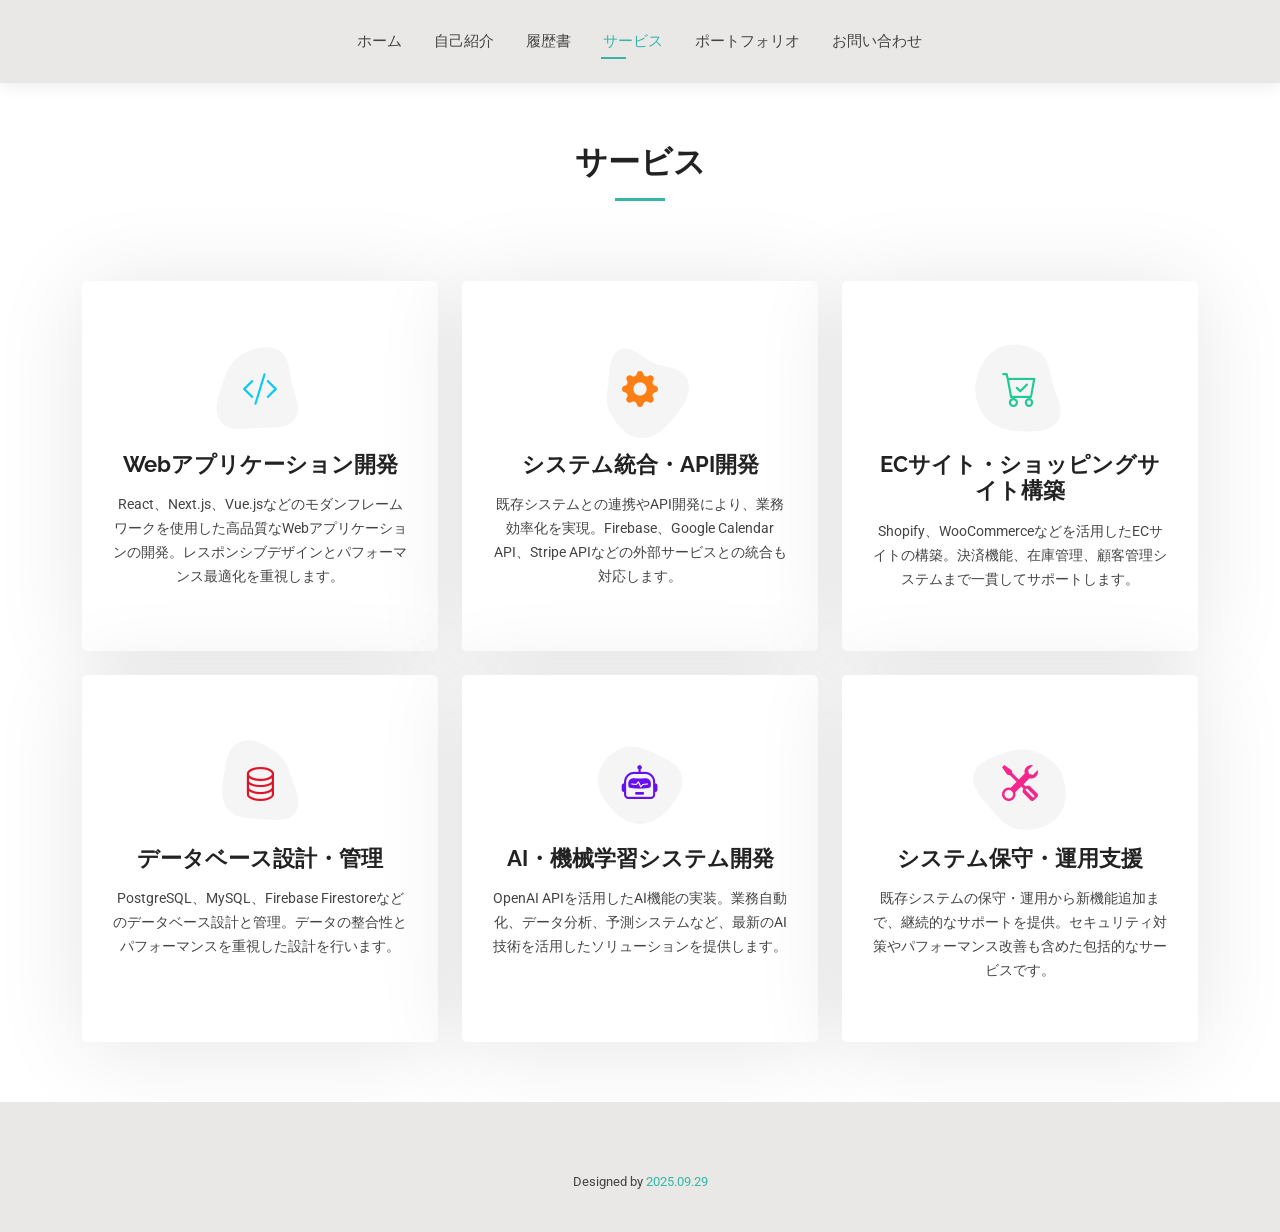
<file: services.html>
<!DOCTYPE html>
<html lang="en">

<head>
  <meta charset="utf-8">
  <meta content="width=device-width, initial-scale=1.0" name="viewport">
  <title>MK-IT</title>
  <meta name="description" content="">
  <meta name="keywords" content="">

  <!-- Favicons -->
  <link href="assets/img/favicon.ico" rel="icon" sizes="any">
  <link href="assets/img/favicon-16x16.png" rel="icon" type="image/png" sizes="16x16">
  <link href="assets/img/favicon-32x32.png" rel="icon" type="image/png" sizes="32x32">
  <link href="assets/img/apple-touch-icon.png" rel="apple-touch-icon">
  <link href="assets/img/site.webmanifest" rel="manifest">

  <!-- Fonts -->
  <link href="https://fonts.googleapis.com" rel="preconnect">
  <link href="https://fonts.gstatic.com" rel="preconnect" crossorigin>
  <link href="https://fonts.googleapis.com/css2?family=Roboto:ital,wght@0,100;0,300;0,400;0,500;0,700;0,900;1,100;1,300;1,400;1,500;1,700;1,900&family=Poppins:ital,wght@0,100;0,200;0,300;0,400;0,500;0,600;0,700;0,800;0,900;1,100;1,200;1,300;1,400;1,500;1,600;1,700;1,800;1,900&family=Raleway:ital,wght@0,100;0,200;0,300;0,400;0,500;0,600;0,700;0,800;0,900;1,100;1,200;1,300;1,400;1,500;1,600;1,700;1,800;1,900&display=swap" rel="stylesheet">

  <!-- Vendor CSS Files -->
  <link href="assets/vendor/bootstrap/css/bootstrap.min.css" rel="stylesheet">
  <link href="assets/vendor/bootstrap-icons/bootstrap-icons.css" rel="stylesheet">
  <link href="assets/vendor/aos/aos.css" rel="stylesheet">
  <link href="assets/vendor/swiper/swiper-bundle.min.css" rel="stylesheet">
  <link href="assets/vendor/glightbox/css/glightbox.min.css" rel="stylesheet">

  <!-- Main CSS File -->
  <link href="assets/css/main.css" rel="stylesheet">

  <!-- =======================================================
  * Template Name: Kelly
  * Template URL: https://bootstrapmade.com/kelly-free-bootstrap-cv-resume-html-template/
  * Updated: Aug 07 2024 with Bootstrap v5.3.3
  * Author: BootstrapMade.com
  * License: https://bootstrapmade.com/license/
  ======================================================== -->
</head>

<body class="services-page">

  <header id="header" class="header d-flex align-items-center light-background sticky-top">
    <div class="container-fluid position-relative d-flex align-items-center justify-content-between">

      <a href="index.html" class="logo d-flex align-items-center me-auto me-xl-0">
        <!-- Uncomment the line below if you also wish to use an image logo -->
        <!-- <img src="assets/img/logo.png" alt=""> -->
        <!-- <h1 class="sitename">Kelly</h1> -->
      </a>

      <nav id="navmenu" class="navmenu">
        <ul>
          <li><a href="index.html">ホーム</a></li>
          <li><a href="about.html">自己紹介</a></li>
          <li><a href="resume.html">履歴書</a></li>
          <li><a href="services.html" class="active">サービス</a></li>
          <li><a href="portfolio.html">ポートフォリオ</a></li>
          <li><a href="contact.html">お問い合わせ</a></li>
        </ul>
        <i class="mobile-nav-toggle d-xl-none bi bi-list"></i>
      </nav>

      <div class="header-social-links">
        <!-- <a href="#" class="twitter"><i class="bi bi-twitter-x"></i></a>
        <a href="#" class="facebook"><i class="bi bi-facebook"></i></a>
        <a href="#" class="instagram"><i class="bi bi-instagram"></i></a>
        <a href="#" class="linkedin"><i class="bi bi-linkedin"></i></a> -->
      </div>

    </div>
  </header>

  <main class="main">

    <!-- Services Section -->
    <section id="services" class="services section">

      <!-- Section Title -->
      <div class="container section-title" data-aos="fade-up">
        <h2>サービス</h2>
        <!-- <p>Necessitatibus eius consequatur ex aliquid fuga eum quidem sint consectetur velit</p> -->
      </div><!-- End Section Title -->

      <div class="container">

        <div class="row gy-4">

          <div class="col-lg-4 col-md-6" data-aos="fade-up" data-aos-delay="100">
            <div class="service-item item-cyan position-relative">
              <div class="icon">
                <svg width="100" height="100" viewBox="0 0 600 600" xmlns="http://www.w3.org/2000/svg">
                  <path stroke="none" stroke-width="0" fill="#f5f5f5" d="M300,521.0016835830174C376.1290562159157,517.8887921683347,466.0731472004068,529.7835943286574,510.70327084640275,468.03025145048787C554.3714126377745,407.6079735673963,508.03601936045806,328.9844924480964,491.2728898941984,256.3432110539036C474.5976632858925,184.082847569629,479.9380746630129,96.60480741107993,416.23090153303,58.64404602377083C348.86323505073057,18.502131276798302,261.93793281208167,40.57373210992963,193.5410806939664,78.93577620505333C130.42746243093433,114.334589627462,98.30271207620316,179.96522072025542,76.75703585869454,249.04625023123273C51.97151888228291,328.5150500222984,13.704378332031375,421.85034740162234,66.52175969318436,486.19268352777647C119.04800174914682,550.1803526380478,217.28368757567262,524.383925680826,300,521.0016835830174"></path>
                </svg>
                <i class="bi bi-code-slash"></i>
              </div>
              <a href="#" class="stretched-link">
                <h3>Webアプリケーション開発</h3>
              </a>
              <p>React、Next.js、Vue.jsなどのモダンフレームワークを使用した高品質なWebアプリケーションの開発。レスポンシブデザインとパフォーマンス最適化を重視します。</p>
            </div>
          </div><!-- End Service Item -->

          <div class="col-lg-4 col-md-6" data-aos="fade-up" data-aos-delay="200">
            <div class="service-item item-orange position-relative">
              <div class="icon">
                <svg width="100" height="100" viewBox="0 0 600 600" xmlns="http://www.w3.org/2000/svg">
                  <path stroke="none" stroke-width="0" fill="#f5f5f5" d="M300,582.0697525312426C382.5290701553225,586.8405444964366,449.9789794690241,525.3245884688669,502.5850820975895,461.55621195738473C556.606425686781,396.0723002908107,615.8543463187945,314.28637112970534,586.6730223649479,234.56875336149918C558.9533121215079,158.8439757836574,454.9685369536778,164.00468322053177,381.49747125262974,130.76875717737553C312.15926192815925,99.40240125094834,248.97055460311594,18.661163978235184,179.8680185752513,50.54337015887873C110.5421016452524,82.52863877960104,119.82277516462835,180.83849132639028,109.12597500060166,256.43424936330496C100.08760227029461,320.3096726198365,92.17705696193138,384.0621239912766,124.79988738764834,439.7174275375508C164.83382741302287,508.01625554203684,220.96474134820875,577.5009287672846,300,582.0697525312426"></path>
                </svg>
                <i class="bi bi-gear-fill"></i>
              </div>
              <a href="#" class="stretched-link">
                <h3>システム統合・API開発</h3>
              </a>
              <p>既存システムとの連携やAPI開発により、業務効率化を実現。Firebase、Google Calendar API、Stripe APIなどの外部サービスとの統合も対応します。</p>
            </div>
          </div><!-- End Service Item -->

          <div class="col-lg-4 col-md-6" data-aos="fade-up" data-aos-delay="300">
            <div class="service-item item-teal position-relative">
              <div class="icon">
                <svg width="100" height="100" viewBox="0 0 600 600" xmlns="http://www.w3.org/2000/svg">
                  <path stroke="none" stroke-width="0" fill="#f5f5f5" d="M300,541.5067337569781C382.14930387511276,545.0595476570109,479.8736841581634,548.3450877840088,526.4010558755058,480.5488172755941C571.5218469581645,414.80211281144784,517.5187510058486,332.0715597781072,496.52539010469104,255.14436215662573C477.37192572678356,184.95920475031193,473.57363656557914,105.61284051026155,413.0603344069578,65.22779650032875C343.27470386102294,18.654635553484475,251.2091493199835,5.337323636656869,175.0934190732945,40.62881213300186C97.87086631185822,76.43348514350839,51.98124368387456,156.15599469081315,36.44837278890362,239.84606092416172C21.716077023791087,319.22268207091537,43.775223500013084,401.1760424656574,96.891909868211,461.97329694683043C147.22146801428983,519.5804099606455,223.5754009179313,538.201503339737,300,541.5067337569781"></path>
                </svg>
                <i class="bi bi-cart-check"></i>
              </div>
              <a href="#" class="stretched-link">
                <h3>ECサイト・ショッピングサイト構築</h3>
              </a>
              <p>Shopify、WooCommerceなどを活用したECサイトの構築。決済機能、在庫管理、顧客管理システムまで一貫してサポートします。</p>
            </div>
          </div><!-- End Service Item -->

          <div class="col-lg-4 col-md-6" data-aos="fade-up" data-aos-delay="400">
            <div class="service-item item-red position-relative">
              <div class="icon">
                <svg width="100" height="100" viewBox="0 0 600 600" xmlns="http://www.w3.org/2000/svg">
                  <path stroke="none" stroke-width="0" fill="#f5f5f5" d="M300,503.46388370962813C374.79870501325706,506.71871716319447,464.8034551963731,527.1746412648533,510.4981551193396,467.86667711651364C555.9287308511215,408.9015244558933,512.6030010748507,327.5744911775523,490.211057578863,256.5855673507754C471.097692560561,195.9906835881958,447.69079081568157,138.11976852964426,395.19560036434837,102.3242989838813C329.3053358748298,57.3949838291264,248.02791733380457,8.279543830951368,175.87071277845988,42.242879143198664C103.41431057327972,76.34704239035025,93.79494320519305,170.9812938413882,81.28167332365135,250.07896920659033C70.17666984294237,320.27484674793965,64.84698225790005,396.69656628748305,111.28512138212992,450.4950937839243C156.20124167950087,502.5303643271138,231.32542653798444,500.4755392045468,300,503.46388370962813"></path>
                </svg>
                <i class="bi bi-database"></i>
              </div>
              <a href="#" class="stretched-link">
                <h3>データベース設計・管理</h3>
              </a>
              <p>PostgreSQL、MySQL、Firebase Firestoreなどのデータベース設計と管理。データの整合性とパフォーマンスを重視した設計を行います。</p>
              <a href="#" class="stretched-link"></a>
            </div>
          </div><!-- End Service Item -->

          <div class="col-lg-4 col-md-6" data-aos="fade-up" data-aos-delay="500">
            <div class="service-item item-indigo position-relative">
              <div class="icon">
                <svg width="100" height="100" viewBox="0 0 600 600" xmlns="http://www.w3.org/2000/svg">
                  <path stroke="none" stroke-width="0" fill="#f5f5f5" d="M300,532.3542879108572C369.38199826031484,532.3153073249985,429.10787420159085,491.63046689027357,474.5244479745417,439.17860296908856C522.8885846962883,383.3225815378663,569.1668002868075,314.3205725914397,550.7432151929288,242.7694973846089C532.6665558377875,172.5657663291529,456.2379748765914,142.6223662098291,390.3689995646985,112.34683881706744C326.66090330228417,83.06452184765237,258.84405631176094,53.51806209861945,193.32584062364296,78.48882559362697C121.61183558270385,105.82097193414197,62.805066853699245,167.19869350419734,48.57481801355237,242.6138429142374C34.843463184063346,315.3850353017275,76.69343916112496,383.4422959591041,125.22947124332185,439.3748458443577C170.7312796277747,491.8107796887764,230.57421082200815,532.3932930995766,300,532.3542879108572"></path>
                </svg>
                <i class="bi bi-robot"></i>
              </div>
              <a href="#" class="stretched-link">
                <h3>AI・機械学習システム開発</h3>
              </a>
              <p>OpenAI APIを活用したAI機能の実装。業務自動化、データ分析、予測システムなど、最新のAI技術を活用したソリューションを提供します。</p>
              <a href="#" class="stretched-link"></a>
            </div>
          </div><!-- End Service Item -->

          <div class="col-lg-4 col-md-6" data-aos="fade-up" data-aos-delay="600">
            <div class="service-item item-pink position-relative">
              <div class="icon">
                <svg width="100" height="100" viewBox="0 0 600 600" xmlns="http://www.w3.org/2000/svg">
                  <path stroke="none" stroke-width="0" fill="#f5f5f5" d="M300,566.797414625762C385.7384707136149,576.1784315230908,478.7894351017131,552.8928747891023,531.9192734346935,484.94944893311C584.6109503024035,417.5663521118492,582.489472248146,322.67544863468447,553.9536738515405,242.03673114598146C529.1557734026468,171.96086150256528,465.24506316201064,127.66468636344209,395.9583748389544,100.7403814666027C334.2173773831606,76.7482773500951,269.4350130405921,84.62216499799875,207.1952322260088,107.2889140133804C132.92018162631612,134.33871894543012,41.79353780512637,160.00259165414826,22.644507872594943,236.69541883565114C3.319112789854554,314.0945973066697,72.72355303640163,379.243833228382,124.04198916343866,440.3218312028393C172.9286146004772,498.5055451809895,224.45579914871206,558.5317968840102,300,566.797414625762"></path>
                </svg>
                <i class="bi bi-tools"></i>
              </div>
              <a href="#" class="stretched-link">
                <h3>システム保守・運用支援</h3>
              </a>
              <p>既存システムの保守・運用から新機能追加まで、継続的なサポートを提供。セキュリティ対策やパフォーマンス改善も含めた包括的なサービスです。</p>
              <a href="#" class="stretched-link"></a>
            </div>
          </div><!-- End Service Item -->

        </div>

      </div>

    </section><!-- /Services Section -->

  </main>

  <footer id="footer" class="footer light-background">

    <div class="container">
      <!-- <div class="copyright text-center ">
        <p>© <span>Copyright</span> <strong class="px-1 sitename">Kelly</strong> <span>All Rights Reserved<br></span></p>
      </div> -->
      <div class="social-links d-flex justify-content-center">
        <!-- <a href=""><i class="bi bi-twitter-x"></i></a>
        <a href=""><i class="bi bi-facebook"></i></a>
        <a href=""><i class="bi bi-instagram"></i></a>
        <a href=""><i class="bi bi-linkedin"></i></a> -->
      </div>
      <div class="credits">
        <!-- All the links in the footer should remain intact. -->
        <!-- You can delete the links only if you've purchased the pro version. -->
        <!-- Licensing information: https://bootstrapmade.com/license/ -->
        <!-- Purchase the pro version with working PHP/AJAX contact form: [buy-url] -->
        Designed by <a href="https://bootstrapmade.com/">2025.09.29</a>
      </div>
    </div>

  </footer>

  <!-- Scroll Top -->
  <a href="#" id="scroll-top" class="scroll-top d-flex align-items-center justify-content-center"><i class="bi bi-arrow-up-short"></i></a>

  <!-- Preloader -->
  <div id="preloader"></div>

  <!-- Vendor JS Files -->
  <script src="assets/vendor/bootstrap/js/bootstrap.bundle.min.js"></script>
  <script src="assets/vendor/php-email-form/validate.js"></script>
  <script src="assets/vendor/aos/aos.js"></script>
  <script src="assets/vendor/waypoints/noframework.waypoints.js"></script>
  <script src="assets/vendor/purecounter/purecounter_vanilla.js"></script>
  <script src="assets/vendor/swiper/swiper-bundle.min.js"></script>
  <script src="assets/vendor/glightbox/js/glightbox.min.js"></script>
  <script src="assets/vendor/imagesloaded/imagesloaded.pkgd.min.js"></script>
  <script src="assets/vendor/isotope-layout/isotope.pkgd.min.js"></script>

  <!-- Main JS File -->
  <script src="assets/js/main.js"></script>

</body>

</html>
</file>
<file: assets/css/main.css>
/**
* Template Name: Kelly
* Template URL: https://bootstrapmade.com/kelly-free-bootstrap-cv-resume-html-template/
* Updated: Aug 07 2024 with Bootstrap v5.3.3
* Author: BootstrapMade.com
* License: https://bootstrapmade.com/license/
*/

/*--------------------------------------------------------------
# Font & Color Variables
# Help: https://bootstrapmade.com/color-system/
--------------------------------------------------------------*/
/* Fonts */
:root {
  --default-font: "Roboto",  system-ui, -apple-system, "Segoe UI", Roboto, "Helvetica Neue", Arial, "Noto Sans", "Liberation Sans", sans-serif, "Apple Color Emoji", "Segoe UI Emoji", "Segoe UI Symbol", "Noto Color Emoji";
  --heading-font: "Raleway",  sans-serif;
  --nav-font: "Poppins",  sans-serif;
}

/* Global Colors - The following color variables are used throughout the website. Updating them here will change the color scheme of the entire website */
:root { 
  --background-color: #ffffff; /* Background color for the entire website, including individual sections */
  --default-color: #444444; /* Default color used for the majority of the text content across the entire website */
  --heading-color: #222222; /* Color for headings, subheadings and title throughout the website */
  --accent-color: #34b7a7; /* Accent color that represents your brand on the website. It's used for buttons, links, and other elements that need to stand out */
  --surface-color: #ffffff; /* The surface color is used as a background of boxed elements within sections, such as cards, icon boxes, or other elements that require a visual separation from the global background. */
  --contrast-color: #ffffff; /* Contrast color for text, ensuring readability against backgrounds of accent, heading, or default colors. */
}

/* Nav Menu Colors - The following color variables are used specifically for the navigation menu. They are separate from the global colors to allow for more customization options */
:root {
  --nav-color: #444444;  /* The default color of the main navmenu links */
  --nav-hover-color: #34b7a7; /* Applied to main navmenu links when they are hovered over or active */
  --nav-mobile-background-color: #ffffff; /* Used as the background color for mobile navigation menu */
  --nav-dropdown-background-color: #ffffff; /* Used as the background color for dropdown items that appear when hovering over primary navigation items */
  --nav-dropdown-color: #444444; /* Used for navigation links of the dropdown items in the navigation menu. */
  --nav-dropdown-hover-color: #34b7a7; /* Similar to --nav-hover-color, this color is applied to dropdown navigation links when they are hovered over. */
}

/* Color Presets - These classes override global colors when applied to any section or element, providing reuse of the sam color scheme. */

.light-background {
  --background-color: #e9e8e6;
  --surface-color: #ffffff;
}

.dark-background {
  --background-color: #060606;
  --default-color: #ffffff;
  --heading-color: #ffffff;
  --surface-color: #252525;
  --contrast-color: #ffffff;
}

/* Smooth scroll */
:root {
  scroll-behavior: smooth;
}

/*--------------------------------------------------------------
# General Styling & Shared Classes
--------------------------------------------------------------*/
body {
  color: var(--default-color);
  background-color: var(--background-color);
  font-family: var(--default-font);
}

a {
  color: var(--accent-color);
  text-decoration: none;
  transition: 0.3s;
}

a:hover {
  color: color-mix(in srgb, var(--accent-color), transparent 25%);
  text-decoration: none;
}

h1,
h2,
h3,
h4,
h5,
h6 {
  color: var(--heading-color);
  font-family: var(--heading-font);
}

/* PHP Email Form Messages
------------------------------*/
.php-email-form .error-message {
  display: none;
  background: #df1529;
  color: #ffffff;
  text-align: left;
  padding: 15px;
  margin-bottom: 24px;
  font-weight: 600;
}

.php-email-form .sent-message {
  display: none;
  color: #ffffff;
  background: #059652;
  text-align: center;
  padding: 15px;
  margin-bottom: 24px;
  font-weight: 600;
}

.php-email-form .loading {
  display: none;
  background: var(--surface-color);
  text-align: center;
  padding: 15px;
  margin-bottom: 24px;
}

.php-email-form .loading:before {
  content: "";
  display: inline-block;
  border-radius: 50%;
  width: 24px;
  height: 24px;
  margin: 0 10px -6px 0;
  border: 3px solid var(--accent-color);
  border-top-color: var(--surface-color);
  animation: php-email-form-loading 1s linear infinite;
}

@keyframes php-email-form-loading {
  0% {
    transform: rotate(0deg);
  }

  100% {
    transform: rotate(360deg);
  }
}

/*--------------------------------------------------------------
# Global Header
--------------------------------------------------------------*/
.header {
  color: var(--default-color);
  background-color: var(--background-color);
  padding: 15px 0;
  transition: all 0.5s;
  z-index: 997;
  box-shadow: 0px 0 18px rgba(0, 0, 0, 0.1);
}

.header .logo {
  line-height: 1;
}

.header .logo img {
  max-height: 36px;
  margin-right: 8px;
}

.header .logo h1 {
  font-size: 32px;
  margin: 0;
  font-weight: 300;
  text-transform: uppercase;
  color: var(--heading-color);
}

.header .header-social-links {
  padding-right: 15px;
}

.header .header-social-links a {
  color: color-mix(in srgb, var(--default-color), transparent 40%);
  padding-left: 6px;
  display: inline-block;
  transition: 0.3s;
  font-size: 16px;
}

.header .header-social-links a:hover {
  color: var(--accent-color);
}

.header .header-social-links a i {
  line-height: 0px;
}

@media (max-width: 1200px) {
  .header .logo {
    order: 1;
  }

  .header .header-social-links {
    order: 2;
  }

  .header .navmenu {
    order: 3;
  }
}

/*--------------------------------------------------------------
# Navigation Menu
--------------------------------------------------------------*/
/* Desktop Navigation */
@media (min-width: 1200px) {
  .navmenu {
    padding: 0;
  }

  .navmenu ul {
    margin: 0;
    padding: 0;
    display: flex;
    list-style: none;
    align-items: center;
  }

  .navmenu li {
    position: relative;
  }

  .navmenu>ul>li {
    white-space: nowrap;
    padding: 15px 14px;
  }

  .navmenu>ul>li:last-child {
    padding-right: 0;
  }

  .navmenu a,
  .navmenu a:focus {
    color: var(--nav-color);
    font-size: 15px;
    padding: 0 2px;
    font-family: var(--nav-font);
    font-weight: 400;
    display: flex;
    align-items: center;
    justify-content: space-between;
    white-space: nowrap;
    transition: 0.3s;
    position: relative;
  }

  .navmenu a i,
  .navmenu a:focus i {
    font-size: 12px;
    line-height: 0;
    margin-left: 5px;
    transition: 0.3s;
  }

  .navmenu>ul>li>a:before {
    content: "";
    position: absolute;
    height: 2px;
    bottom: -6px;
    left: 0;
    background-color: var(--nav-hover-color);
    visibility: hidden;
    width: 0px;
    transition: all 0.3s ease-in-out 0s;
  }

  .navmenu a:hover:before,
  .navmenu li:hover>a:before,
  .navmenu .active:before {
    visibility: visible;
    width: 25px;
  }

  .navmenu li:hover>a,
  .navmenu .active,
  .navmenu .active:focus {
    color: var(--nav-hover-color);
  }

  .navmenu .dropdown ul {
    margin: 0;
    padding: 10px 0;
    background: var(--nav-dropdown-background-color);
    display: block;
    position: absolute;
    visibility: hidden;
    left: 14px;
    top: 130%;
    opacity: 0;
    transition: 0.3s;
    border-radius: 4px;
    z-index: 99;
    box-shadow: 0px 0px 30px rgba(0, 0, 0, 0.1);
  }

  .navmenu .dropdown ul li {
    min-width: 200px;
  }

  .navmenu .dropdown ul a {
    padding: 10px 20px;
    font-size: 15px;
    text-transform: none;
    color: var(--nav-dropdown-color);
  }

  .navmenu .dropdown ul a i {
    font-size: 12px;
  }

  .navmenu .dropdown ul a:hover,
  .navmenu .dropdown ul .active:hover,
  .navmenu .dropdown ul li:hover>a {
    color: var(--nav-dropdown-hover-color);
  }

  .navmenu .dropdown:hover>ul {
    opacity: 1;
    top: 100%;
    visibility: visible;
  }

  .navmenu .dropdown .dropdown ul {
    top: 0;
    left: -90%;
    visibility: hidden;
  }

  .navmenu .dropdown .dropdown:hover>ul {
    opacity: 1;
    top: 0;
    left: -100%;
    visibility: visible;
  }
}

/* Mobile Navigation */
@media (max-width: 1199px) {
  .mobile-nav-toggle {
    color: var(--nav-color);
    font-size: 28px;
    line-height: 0;
    margin-right: 10px;
    cursor: pointer;
    transition: color 0.3s;
  }

  .navmenu {
    padding: 0;
    z-index: 9997;
  }

  .navmenu ul {
    display: none;
    list-style: none;
    position: absolute;
    inset: 60px 20px 20px 20px;
    padding: 10px 0;
    margin: 0;
    border-radius: 6px;
    background-color: var(--nav-mobile-background-color);
    border: 1px solid color-mix(in srgb, var(--default-color), transparent 90%);
    box-shadow: none;
    overflow-y: auto;
    transition: 0.3s;
    z-index: 9998;
  }

  .navmenu a,
  .navmenu a:focus {
    color: var(--nav-dropdown-color);
    padding: 10px 20px;
    font-family: var(--nav-font);
    font-size: 17px;
    font-weight: 500;
    display: flex;
    align-items: center;
    justify-content: space-between;
    white-space: nowrap;
    transition: 0.3s;
  }

  .navmenu a i,
  .navmenu a:focus i {
    font-size: 12px;
    line-height: 0;
    margin-left: 5px;
    width: 30px;
    height: 30px;
    display: flex;
    align-items: center;
    justify-content: center;
    border-radius: 50%;
    transition: 0.3s;
    background-color: color-mix(in srgb, var(--accent-color), transparent 90%);
  }

  .navmenu a i:hover,
  .navmenu a:focus i:hover {
    background-color: var(--accent-color);
    color: var(--contrast-color);
  }

  .navmenu a:hover,
  .navmenu .active,
  .navmenu .active:focus {
    color: var(--nav-dropdown-hover-color);
  }

  .navmenu .active i,
  .navmenu .active:focus i {
    background-color: var(--accent-color);
    color: var(--contrast-color);
    transform: rotate(180deg);
  }

  .navmenu .dropdown ul {
    position: static;
    display: none;
    z-index: 99;
    padding: 10px 0;
    margin: 10px 20px;
    background-color: var(--nav-dropdown-background-color);
    transition: all 0.5s ease-in-out;
  }

  .navmenu .dropdown ul ul {
    background-color: rgba(33, 37, 41, 0.1);
  }

  .navmenu .dropdown>.dropdown-active {
    display: block;
    background-color: rgba(33, 37, 41, 0.03);
  }

  .mobile-nav-active {
    overflow: hidden;
  }

  .mobile-nav-active .mobile-nav-toggle {
    color: #fff;
    position: absolute;
    font-size: 32px;
    top: 15px;
    right: 15px;
    margin-right: 0;
    z-index: 9999;
  }

  .mobile-nav-active .navmenu {
    position: fixed;
    overflow: hidden;
    inset: 0;
    background: rgba(33, 37, 41, 0.8);
    transition: 0.3s;
  }

  .mobile-nav-active .navmenu>ul {
    display: block;
  }
}

/*--------------------------------------------------------------
# Global Footer
--------------------------------------------------------------*/
.footer {
  color: var(--default-color);
  background-color: var(--background-color);
  font-size: 14px;
  padding: 40px 0;
  position: relative;
}

.footer .copyright p {
  margin-bottom: 0;
}

.footer .social-links {
  margin-top: 20px;
}

.footer .social-links a {
  display: flex;
  align-items: center;
  justify-content: center;
  width: 40px;
  height: 40px;
  border-radius: 50%;
  border: 1px solid color-mix(in srgb, var(--default-color), transparent 50%);
  font-size: 16px;
  color: color-mix(in srgb, var(--default-color), transparent 50%);
  margin: 0 5px;
  transition: 0.3s;
}

.footer .social-links a:hover {
  color: var(--accent-color);
  border-color: var(--accent-color);
}

.footer .credits {
  margin-top: 10px;
  font-size: 13px;
  text-align: center;
}

/*--------------------------------------------------------------
# Preloader
--------------------------------------------------------------*/
#preloader {
  position: fixed;
  inset: 0;
  z-index: 9999;
  overflow: hidden;
  background-color: var(--background-color);
  transition: all 0.6s ease-out;
  width: 100%;
  height: 100vh;
}

#preloader:before,
#preloader:after {
  content: "";
  position: absolute;
  border: 4px solid var(--accent-color);
  border-radius: 50%;
  animation: animate-preloader 2s cubic-bezier(0, 0.2, 0.8, 1) infinite;
}

#preloader:after {
  animation-delay: -0.5s;
}

@keyframes animate-preloader {
  0% {
    width: 10px;
    height: 10px;
    top: calc(50% - 5px);
    left: calc(50% - 5px);
    opacity: 1;
  }

  100% {
    width: 72px;
    height: 72px;
    top: calc(50% - 36px);
    left: calc(50% - 36px);
    opacity: 0;
  }
}

/*--------------------------------------------------------------
# Scroll Top Button
--------------------------------------------------------------*/
.scroll-top {
  position: fixed;
  visibility: hidden;
  opacity: 0;
  right: 15px;
  bottom: -15px;
  z-index: 99999;
  background-color: var(--accent-color);
  width: 44px;
  height: 44px;
  border-radius: 50px;
  transition: all 0.4s;
}

.scroll-top i {
  font-size: 24px;
  color: var(--contrast-color);
  line-height: 0;
}

.scroll-top:hover {
  background-color: color-mix(in srgb, var(--accent-color), transparent 20%);
  color: var(--contrast-color);
}

.scroll-top.active {
  visibility: visible;
  opacity: 1;
  bottom: 15px;
}

/*--------------------------------------------------------------
# Disable aos animation delay on mobile devices
--------------------------------------------------------------*/
@media screen and (max-width: 768px) {
  [data-aos-delay] {
    transition-delay: 0 !important;
  }
}

/*--------------------------------------------------------------
# Global Page Titles & Breadcrumbs
--------------------------------------------------------------*/
.page-title {
  color: var(--default-color);
  background-color: var(--background-color);
  padding: 25px 0;
  position: relative;
  border-bottom: 1px solid color-mix(in srgb, var(--default-color), transparent 85%);
}

.page-title h1 {
  font-size: 24px;
  font-weight: 400;
}

.page-title .breadcrumbs ol {
  display: flex;
  flex-wrap: wrap;
  list-style: none;
  padding: 0;
  margin: 0;
  font-size: 14px;
  font-weight: 400;
}

.page-title .breadcrumbs ol li+li {
  padding-left: 10px;
}

.page-title .breadcrumbs ol li+li::before {
  content: "/";
  display: inline-block;
  padding-right: 10px;
  color: color-mix(in srgb, var(--default-color), transparent 70%);
}

/*--------------------------------------------------------------
# Global Sections
--------------------------------------------------------------*/
section,
.section {
  color: var(--default-color);
  background-color: var(--background-color);
  padding: 60px 0;
  scroll-margin-top: 100px;
  overflow: clip;
}

@media (max-width: 1199px) {

  section,
  .section {
    scroll-margin-top: 66px;
  }
}

/*--------------------------------------------------------------
# Global Section Titles
--------------------------------------------------------------*/
.section-title {
  text-align: center;
  padding-bottom: 60px;
  position: relative;
}

.section-title h2 {
  font-size: 32px;
  font-weight: 700;
  margin-bottom: 20px;
  padding-bottom: 20px;
  position: relative;
}

.section-title h2:after {
  content: "";
  position: absolute;
  display: block;
  width: 50px;
  height: 3px;
  background: var(--accent-color);
  left: 0;
  right: 0;
  bottom: 0;
  margin: auto;
}

.section-title p {
  margin-bottom: 0;
}

/*--------------------------------------------------------------
# Hero Section
--------------------------------------------------------------*/
.hero {
  width: 100%;
  min-height: calc(100vh - 82px);
  position: relative;
  padding: 80px 0;
  display: flex;
  align-items: center;
  justify-content: center;
}

@media (max-width: 1200px) {
  .hero {
    min-height: calc(100vh - 68px);
  }
}

.hero img {
  position: absolute;
  inset: 0;
  display: block;
  width: 100%;
  height: 100%;
  object-fit: cover;
  z-index: 1;
}

.hero .container {
  position: relative;
  z-index: 3;
}

.hero h2 {
  margin: 0;
  font-size: 48px;
  font-weight: 700;
}

.hero p {
  margin: 10px 0 0 0;
  font-size: 24px;
  color: var(--heading-color);
}

.hero .btn-get-started {
  color: var(--contrast-color);
  background: var(--accent-color);
  font-family: var(--heading-font);
  text-transform: uppercase;
  font-weight: 600;
  font-size: 12px;
  letter-spacing: 1px;
  display: inline-block;
  padding: 12px 40px;
  border-radius: 50px;
  transition: 0.5s;
  margin-top: 30px;
}

.hero .btn-get-started:hover {
  background: color-mix(in srgb, var(--accent-color) 90%, white 20%);
}

@media (max-width: 768px) {
  .hero h2 {
    font-size: 32px;
  }

  .hero p {
    font-size: 18px;
  }
}

/*--------------------------------------------------------------
# About Section
--------------------------------------------------------------*/
.about .content h2 {
  font-weight: 700;
  font-size: 24px;
}

.about .content ul {
  list-style: none;
  padding: 0;
}

.about .content ul li {
  margin-bottom: 20px;
  display: flex;
  align-items: center;
}

.about .content ul strong {
  margin-right: 10px;
}

.about .content ul i {
  font-size: 16px;
  margin-right: 5px;
  color: var(--accent-color);
  line-height: 0;
}

/*--------------------------------------------------------------
# Skills Section
--------------------------------------------------------------*/
.skills .progress {
  height: 60px;
  display: block;
  background: none;
  border-radius: 0;
}

.skills .progress .skill {
  color: var(--heading-color);
  padding: 0;
  margin: 0 0 6px 0;
  text-transform: uppercase;
  display: block;
  font-weight: 600;
  font-family: var(--heading-font);
}

.skills .progress .skill .val {
  float: right;
  font-style: normal;
}

.skills .progress-bar-wrap {
  background: color-mix(in srgb, var(--default-color), transparent 90%);
  height: 10px;
}

.skills .progress-bar {
  width: 1px;
  height: 10px;
  transition: 0.9s;
  background-color: var(--accent-color);
}

/*--------------------------------------------------------------
# Stats Section
--------------------------------------------------------------*/
.stats .stats-item {
  padding: 30px;
  width: 100%;
}

.stats .stats-item span {
  color: var(--heading-color);
  font-size: 48px;
  display: block;
  font-weight: 700;
  margin-bottom: 20px;
  padding-bottom: 20px;
  position: relative;
}

.stats .stats-item span:after {
  content: "";
  position: absolute;
  display: block;
  width: 25px;
  height: 3px;
  background: var(--accent-color);
  left: 0;
  right: 0;
  bottom: 0;
  margin: auto;
}

.stats .stats-item p {
  color: color-mix(in srgb, var(--default-color), transparent 40%);
  padding: 0;
  margin: 0;
  font-family: var(--heading-font);
  font-weight: 500;
}

/*--------------------------------------------------------------
# Testimonials Section
--------------------------------------------------------------*/
.testimonials .section-header {
  margin-bottom: 40px;
}

.testimonials .testimonials-carousel,
.testimonials .testimonials-slider {
  overflow: hidden;
}

.testimonials .testimonial-item {
  text-align: center;
}

.testimonials .testimonial-item .testimonial-img {
  width: 120px;
  border-radius: 50%;
  border: 4px solid var(--background-color);
  margin: 0 auto;
}

.testimonials .testimonial-item h3 {
  font-size: 20px;
  font-weight: bold;
  margin: 10px 0 5px 0;
}

.testimonials .testimonial-item h4 {
  font-size: 14px;
  color: color-mix(in srgb, var(--default-color), transparent 40%);
  margin: 0 0 15px 0;
}

.testimonials .testimonial-item .stars {
  margin-bottom: 15px;
}

.testimonials .testimonial-item .stars i {
  color: #ffc107;
  margin: 0 1px;
}

.testimonials .testimonial-item .quote-icon-left,
.testimonials .testimonial-item .quote-icon-right {
  color: color-mix(in srgb, var(--accent-color), transparent 50%);
  font-size: 26px;
  line-height: 0;
}

.testimonials .testimonial-item .quote-icon-left {
  display: inline-block;
  left: -5px;
  position: relative;
}

.testimonials .testimonial-item .quote-icon-right {
  display: inline-block;
  right: -5px;
  position: relative;
  top: 10px;
  transform: scale(-1, -1);
}

.testimonials .testimonial-item p {
  font-style: italic;
  margin: 0 auto 15px auto;
}

.testimonials .swiper-wrapper {
  height: auto;
}

.testimonials .swiper-pagination {
  margin-top: 20px;
  position: relative;
}

.testimonials .swiper-pagination .swiper-pagination-bullet {
  width: 12px;
  height: 12px;
  opacity: 1;
  background-color: color-mix(in srgb, var(--default-color), transparent 85%);
}

.testimonials .swiper-pagination .swiper-pagination-bullet-active {
  background-color: var(--accent-color);
}

@media (min-width: 992px) {
  .testimonials .testimonial-item p {
    width: 80%;
  }
}

/*--------------------------------------------------------------
# Resume Section
--------------------------------------------------------------*/
.resume .resume-title {
  color: var(--heading-color);
  font-size: 26px;
  font-weight: 700;
  margin-top: 20px;
  margin-bottom: 20px;
}

.resume .resume-item {
  padding: 0 0 20px 20px;
  margin-top: -2px;
  border-left: 2px solid var(--accent-color);
  position: relative;
}

.resume .resume-item h4 {
  line-height: 18px;
  font-size: 18px;
  font-weight: 600;
  text-transform: uppercase;
  color: color-mix(in srgb, var(--default-color), transparent 20%);
  margin-bottom: 10px;
}

.resume .resume-item h5 {
  font-size: 16px;
  padding: 5px 15px;
  display: inline-block;
  font-weight: 600;
  margin-bottom: 10px;
}

.resume .resume-item ul {
  padding-left: 20px;
}

.resume .resume-item ul li {
  padding-bottom: 10px;
}

.resume .resume-item:last-child {
  padding-bottom: 0;
}

.resume .resume-item::before {
  content: "";
  position: absolute;
  width: 16px;
  height: 16px;
  border-radius: 50px;
  left: -9px;
  top: 0;
  background: var(--background-color);
  border: 2px solid var(--accent-color);
}

/*--------------------------------------------------------------
# Services Section
--------------------------------------------------------------*/
.services .service-item {
  background-color: var(--surface-color);
  box-shadow: 0px 5px 90px 0px rgba(0, 0, 0, 0.1);
  height: 100%;
  padding: 60px 30px;
  text-align: center;
  transition: 0.3s;
  border-radius: 5px;
}

.services .service-item .icon {
  margin: 0 auto;
  width: 100px;
  height: 100px;
  display: flex;
  align-items: center;
  justify-content: center;
  transition: ease-in-out 0.3s;
  position: relative;
}

.services .service-item .icon i {
  font-size: 36px;
  transition: 0.5s;
  position: relative;
}

.services .service-item .icon svg {
  position: absolute;
  top: 0;
  left: 0;
}

.services .service-item .icon svg path {
  transition: 0.5s;
  fill: color-mix(in srgb, var(--default-color), transparent 95%);
}

.services .service-item h3 {
  font-weight: 700;
  margin: 10px 0 15px 0;
  font-size: 22px;
}

.services .service-item p {
  line-height: 24px;
  font-size: 14px;
  margin-bottom: 0;
}

.services .service-item:hover {
  box-shadow: 0px 5px 35px 0px rgba(0, 0, 0, 0.1);
}

.services .service-item.item-cyan i {
  color: #0dcaf0;
}

.services .service-item.item-cyan:hover .icon i {
  color: #fff;
}

.services .service-item.item-cyan:hover .icon path {
  fill: #0dcaf0;
}

.services .service-item.item-orange i {
  color: #fd7e14;
}

.services .service-item.item-orange:hover .icon i {
  color: #fff;
}

.services .service-item.item-orange:hover .icon path {
  fill: #fd7e14;
}

.services .service-item.item-teal i {
  color: #20c997;
}

.services .service-item.item-teal:hover .icon i {
  color: #fff;
}

.services .service-item.item-teal:hover .icon path {
  fill: #20c997;
}

.services .service-item.item-red i {
  color: #df1529;
}

.services .service-item.item-red:hover .icon i {
  color: #fff;
}

.services .service-item.item-red:hover .icon path {
  fill: #df1529;
}

.services .service-item.item-indigo i {
  color: #6610f2;
}

.services .service-item.item-indigo:hover .icon i {
  color: #fff;
}

.services .service-item.item-indigo:hover .icon path {
  fill: #6610f2;
}

.services .service-item.item-pink i {
  color: #f3268c;
}

.services .service-item.item-pink:hover .icon i {
  color: #fff;
}

.services .service-item.item-pink:hover .icon path {
  fill: #f3268c;
}

/*--------------------------------------------------------------
# Portfolio Section
--------------------------------------------------------------*/
.portfolio .portfolio-filters {
  padding: 0;
  margin: 0 auto 20px auto;
  list-style: none;
  text-align: center;
}

.portfolio .portfolio-filters li {
  cursor: pointer;
  display: inline-block;
  padding: 8px 20px 10px 20px;
  margin: 0;
  font-size: 15px;
  font-weight: 500;
  line-height: 1;
  margin-bottom: 5px;
  border-radius: 50px;
  transition: all 0.3s ease-in-out;
  font-family: var(--heading-font);
}

.portfolio .portfolio-filters li:hover,
.portfolio .portfolio-filters li.filter-active {
  color: var(--contrast-color);
  background-color: var(--accent-color);
}

.portfolio .portfolio-filters li:first-child {
  margin-left: 0;
}

.portfolio .portfolio-filters li:last-child {
  margin-right: 0;
}

@media (max-width: 575px) {
  .portfolio .portfolio-filters li {
    font-size: 14px;
    margin: 0 0 10px 0;
  }
}

.portfolio .portfolio-item {
  position: relative;
  overflow: hidden;
}

.portfolio .portfolio-item .portfolio-info {
  opacity: 0;
  position: absolute;
  left: 12px;
  right: 12px;
  bottom: -100%;
  z-index: 3;
  transition: all ease-in-out 0.5s;
  background: color-mix(in srgb, var(--surface-color), transparent 10%);
  padding: 15px;
}

.portfolio .portfolio-item .portfolio-info h4 {
  font-size: 18px;
  font-weight: 600;
  padding-right: 50px;
}

.portfolio .portfolio-item .portfolio-info p {
  color: color-mix(in srgb, var(--default-color), transparent 30%);
  font-size: 14px;
  margin-bottom: 0;
  padding-right: 50px;
}

.portfolio .portfolio-item .portfolio-info .preview-link,
.portfolio .portfolio-item .portfolio-info .details-link {
  position: absolute;
  right: 50px;
  font-size: 24px;
  top: calc(50% - 14px);
  color: color-mix(in srgb, var(--default-color), transparent 30%);
  transition: 0.3s;
  line-height: 0;
}

.portfolio .portfolio-item .portfolio-info .preview-link:hover,
.portfolio .portfolio-item .portfolio-info .details-link:hover {
  color: var(--accent-color);
}

.portfolio .portfolio-item .portfolio-info .details-link {
  right: 14px;
  font-size: 28px;
}

.portfolio .portfolio-item:hover .portfolio-info {
  opacity: 1;
  bottom: 0;
}

/*--------------------------------------------------------------
# Portfolio Details Section
--------------------------------------------------------------*/
.portfolio-details .portfolio-details-slider img {
  width: 100%;
}

.portfolio-details .portfolio-details-slider .swiper-pagination {
  margin-top: 20px;
  position: relative;
}

.portfolio-details .portfolio-details-slider .swiper-pagination .swiper-pagination-bullet {
  width: 12px;
  height: 12px;
  background-color: color-mix(in srgb, var(--default-color), transparent 85%);
  opacity: 1;
}

.portfolio-details .portfolio-details-slider .swiper-pagination .swiper-pagination-bullet-active {
  background-color: var(--accent-color);
}

.portfolio-details .portfolio-info {
  background-color: var(--surface-color);
  padding: 30px;
  box-shadow: 0px 0 30px rgba(0, 0, 0, 0.1);
}

.portfolio-details .portfolio-info h3 {
  font-size: 22px;
  font-weight: 700;
  margin-bottom: 20px;
  padding-bottom: 20px;
  border-bottom: 1px solid color-mix(in srgb, var(--default-color), transparent 85%);
}

.portfolio-details .portfolio-info ul {
  list-style: none;
  padding: 0;
  font-size: 15px;
}

.portfolio-details .portfolio-info ul li+li {
  margin-top: 10px;
}

.portfolio-details .portfolio-description {
  padding-top: 30px;
}

.portfolio-details .portfolio-description h2 {
  font-size: 26px;
  font-weight: 700;
  margin-bottom: 20px;
}

.portfolio-details .portfolio-description p {
  padding: 0;
  color: color-mix(in srgb, var(--default-color), transparent 30%);
}

/*--------------------------------------------------------------
# Contact Section
--------------------------------------------------------------*/
.contact .info-wrap {
  background-color: var(--surface-color);
  box-shadow: 0px 0px 20px rgba(0, 0, 0, 0.1);
  padding: 30px;
}

@media (max-width: 575px) {
  .contact .info-wrap {
    padding: 20px;
  }
}

.contact .info-item {
  margin-bottom: 40px;
}

.contact .info-item i {
  font-size: 20px;
  color: var(--accent-color);
  background: color-mix(in srgb, var(--accent-color), transparent 92%);
  width: 44px;
  height: 44px;
  display: flex;
  justify-content: center;
  align-items: center;
  border-radius: 50px;
  transition: all 0.3s ease-in-out;
  margin-right: 15px;
}

.contact .info-item h3 {
  padding: 0;
  font-size: 18px;
  font-weight: 700;
  margin-bottom: 5px;
}

.contact .info-item p {
  padding: 0;
  margin-bottom: 0;
  font-size: 14px;
}

.contact .info-item:hover i {
  background: var(--accent-color);
  color: var(--contrast-color);
}

.contact .php-email-form {
  background-color: var(--surface-color);
  height: 100%;
  padding: 30px;
  box-shadow: 0px 0px 20px rgba(0, 0, 0, 0.1);
}

@media (max-width: 575px) {
  .contact .php-email-form {
    padding: 20px;
  }
}

.contact .php-email-form input[type=text],
.contact .php-email-form input[type=email],
.contact .php-email-form textarea {
  font-size: 14px;
  padding: 10px 15px;
  box-shadow: none;
  border-radius: 0;
  color: var(--default-color);
  background-color: var(--surface-color);
  border-color: color-mix(in srgb, var(--default-color), transparent 80%);
}

.contact .php-email-form input[type=text]:focus,
.contact .php-email-form input[type=email]:focus,
.contact .php-email-form textarea:focus {
  border-color: var(--accent-color);
}

.contact .php-email-form input[type=text]::placeholder,
.contact .php-email-form input[type=email]::placeholder,
.contact .php-email-form textarea::placeholder {
  color: color-mix(in srgb, var(--default-color), transparent 70%);
}

.contact .php-email-form .contact-form-actions {
  margin-top: 10px;
  text-align: center;
  min-height: 52px;
}

.contact .php-email-form .contact-form-actions .loading {
  margin-bottom: 0;
}

.contact .php-email-form .contact-form-actions .loading,
.contact .php-email-form .contact-form-actions .error-message,
.contact .php-email-form .contact-form-actions .sent-message {
  border-radius: 8px;
  margin-bottom: 16px;
}

.contact .php-email-form .contact-form-actions .sent-message {
  background: var(--accent-color);
}

.contact .php-email-form button[type=submit] {
  color: var(--contrast-color);
  background: var(--accent-color);
  border: 0;
  padding: 12px 40px;
  transition: 0.4s;
  border-radius: 50px;
  font-family: var(--heading-font);
  font-weight: 600;
  font-size: 14px;
  letter-spacing: 0.5px;
}

.contact .php-email-form button[type=submit]:hover {
  background: color-mix(in srgb, var(--accent-color) 90%, white 20%);
}

/*--------------------------------------------------------------
# Starter Section Section
--------------------------------------------------------------*/
.starter-section {
  /* Add your styles here */
}
</file>
